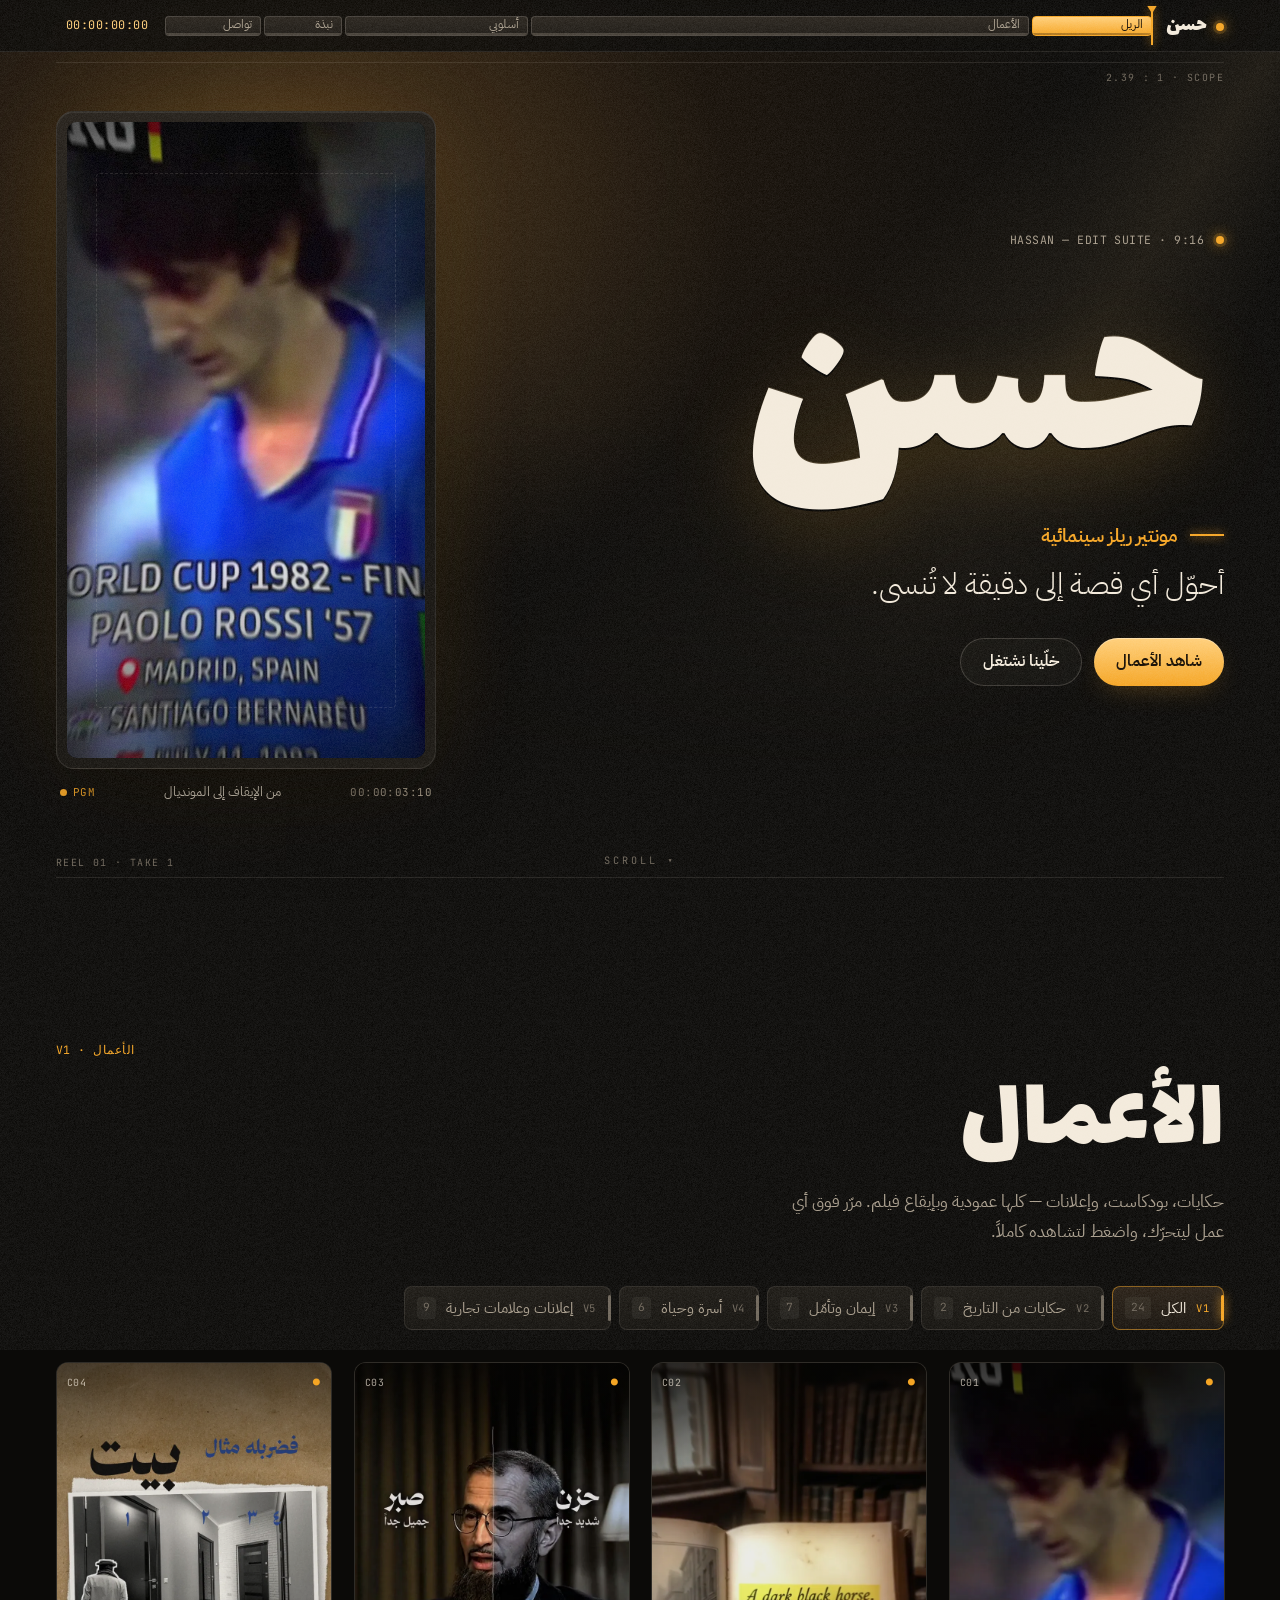
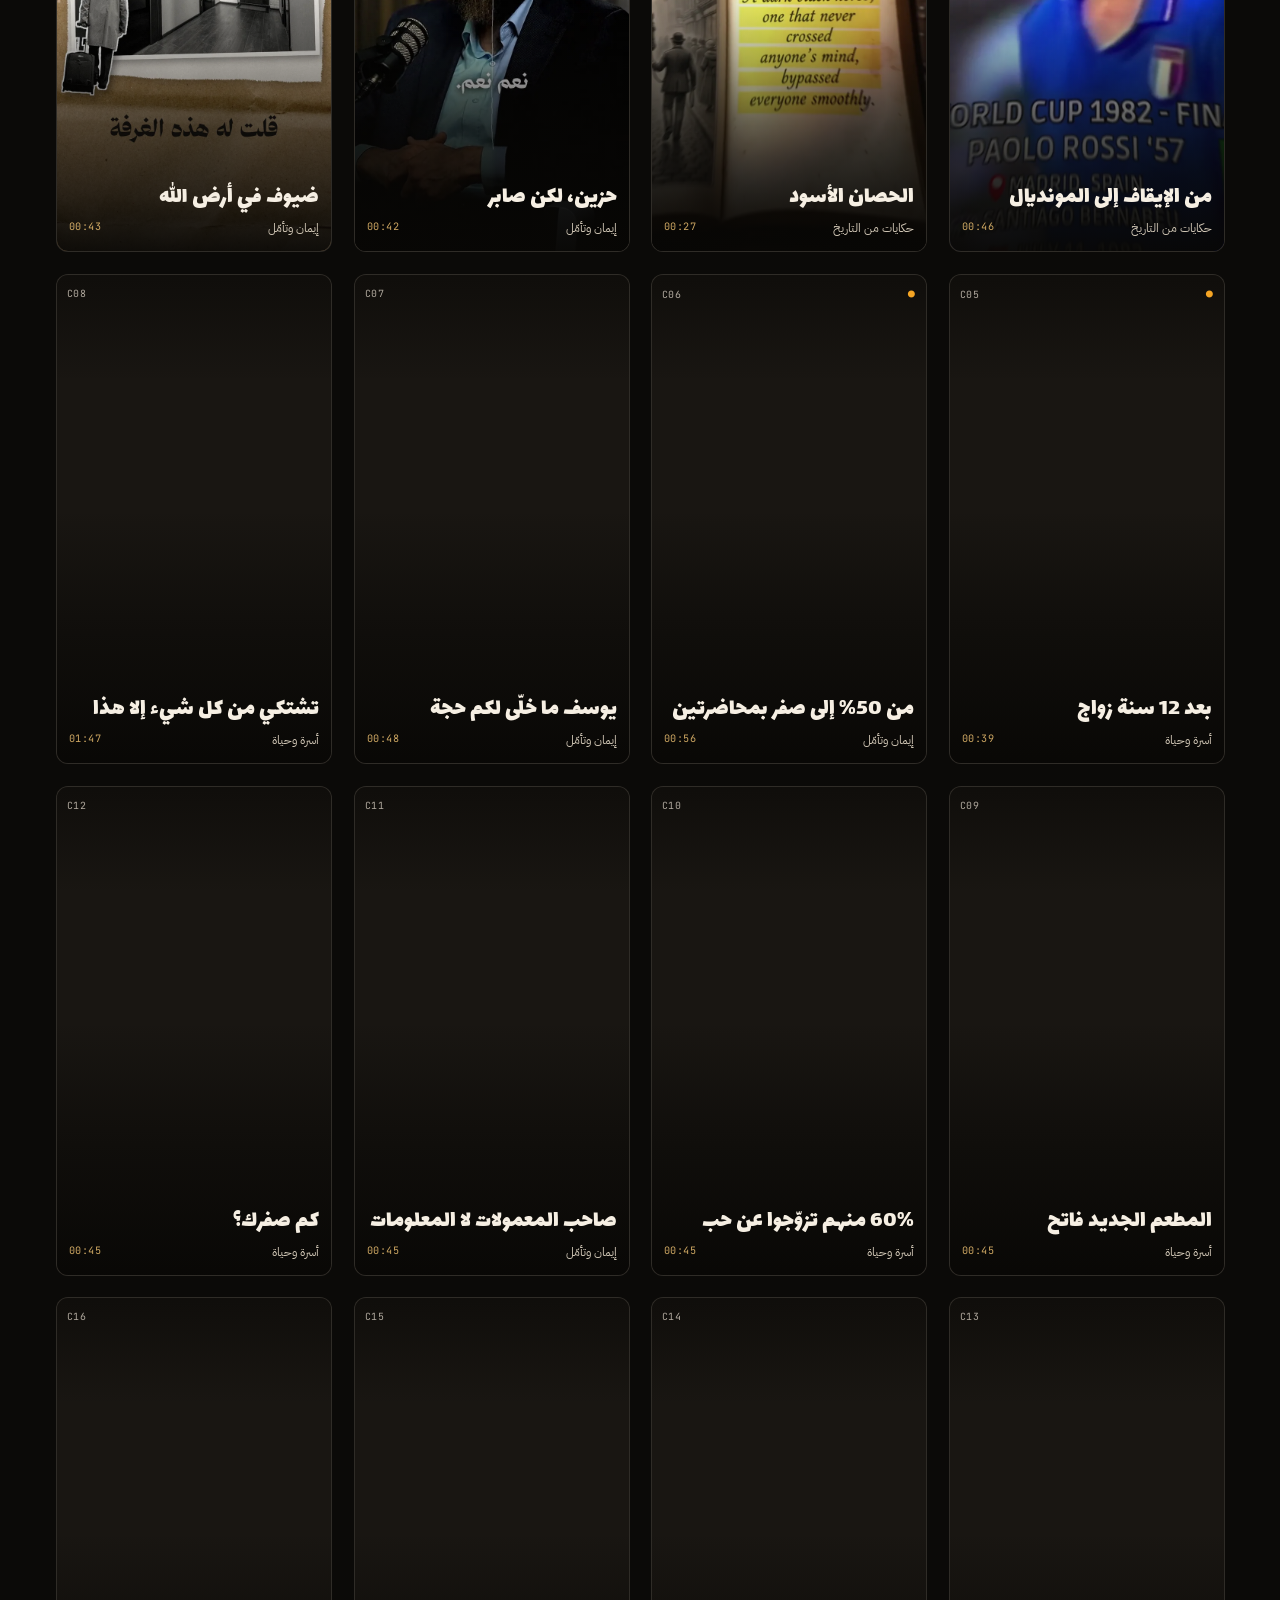
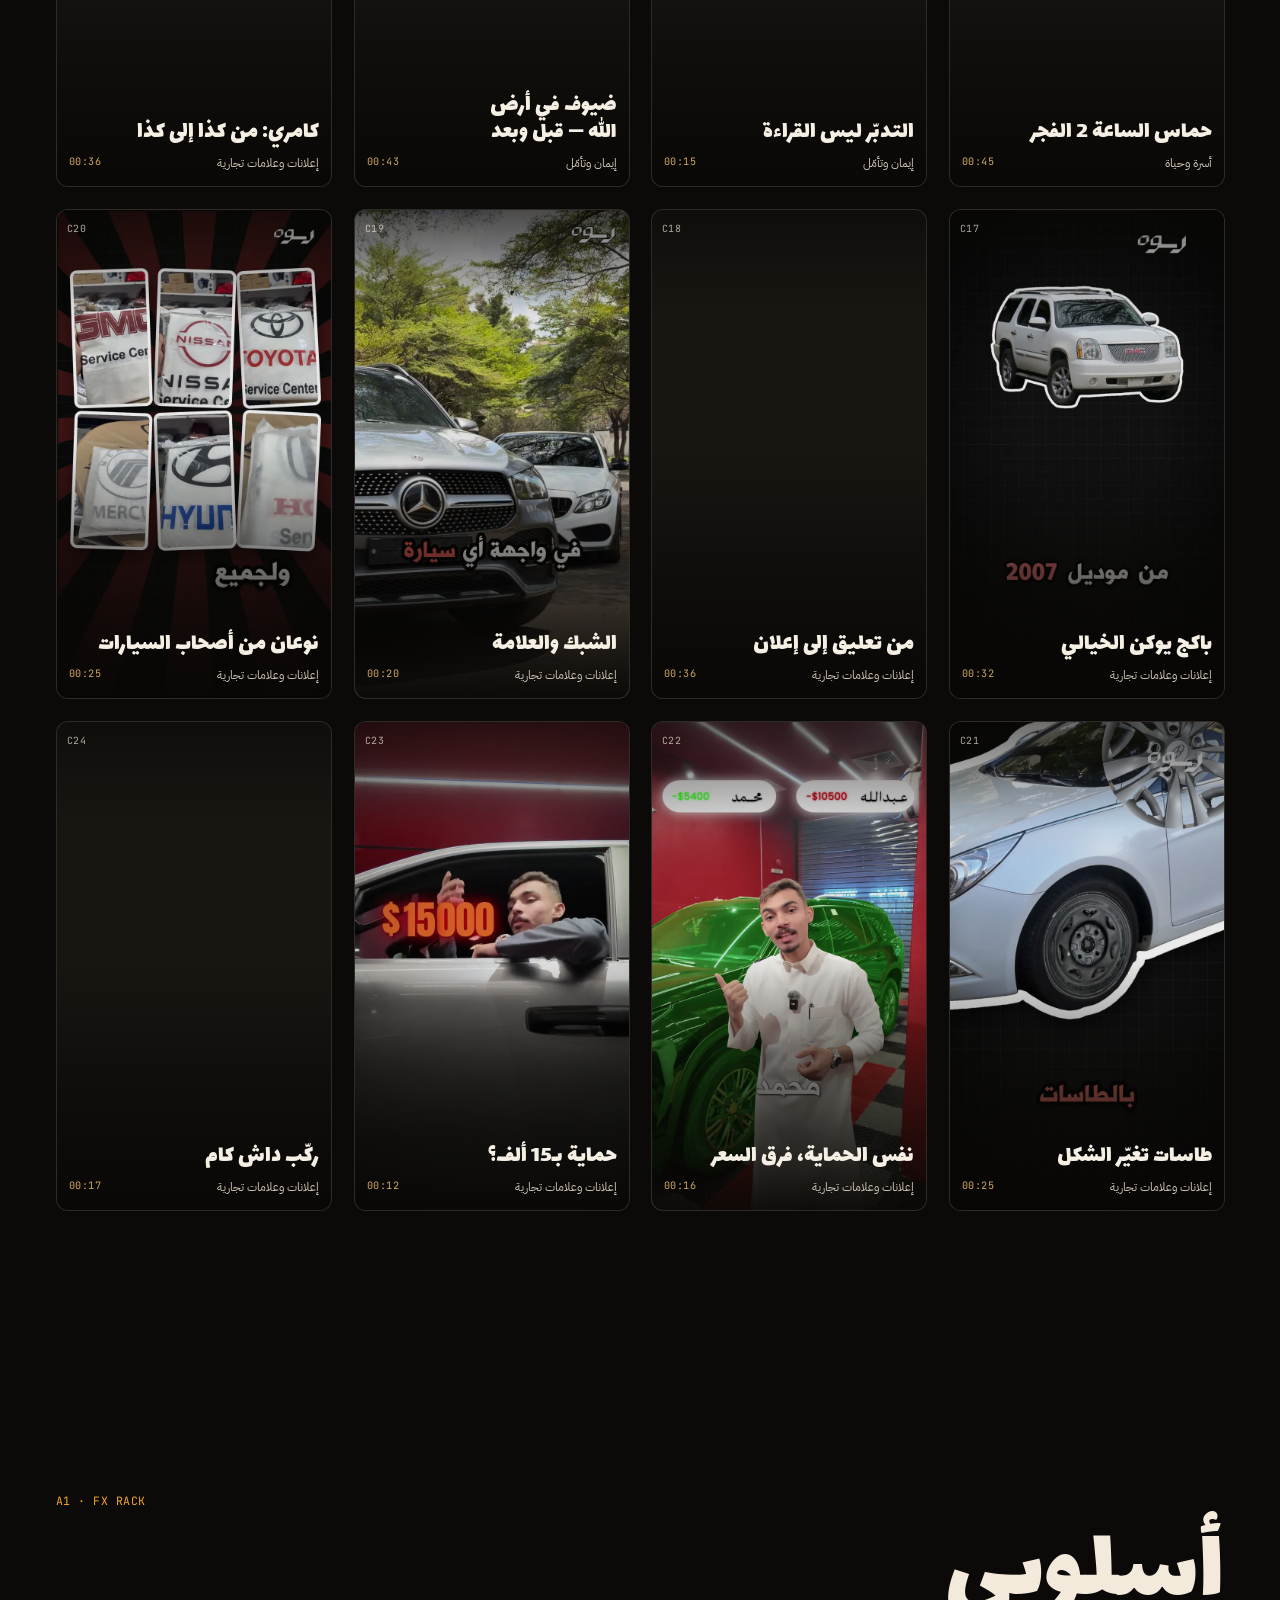
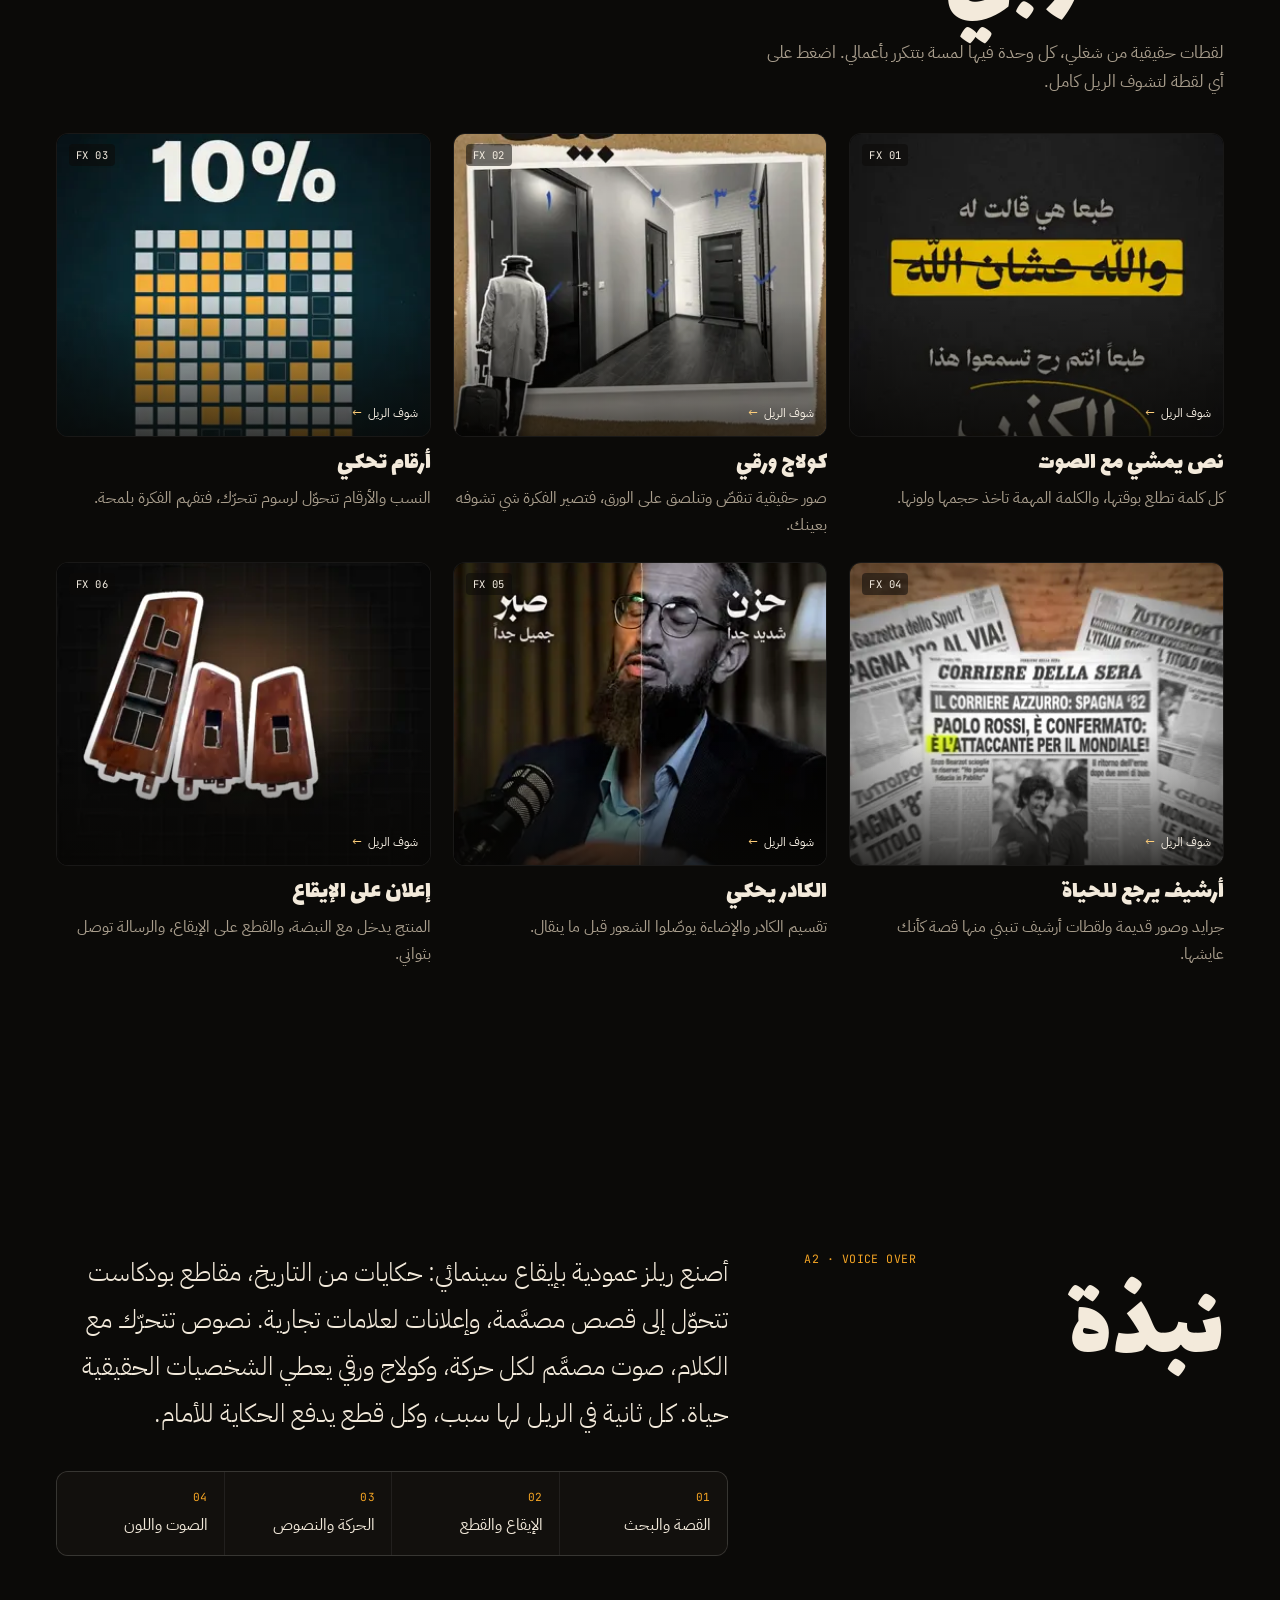
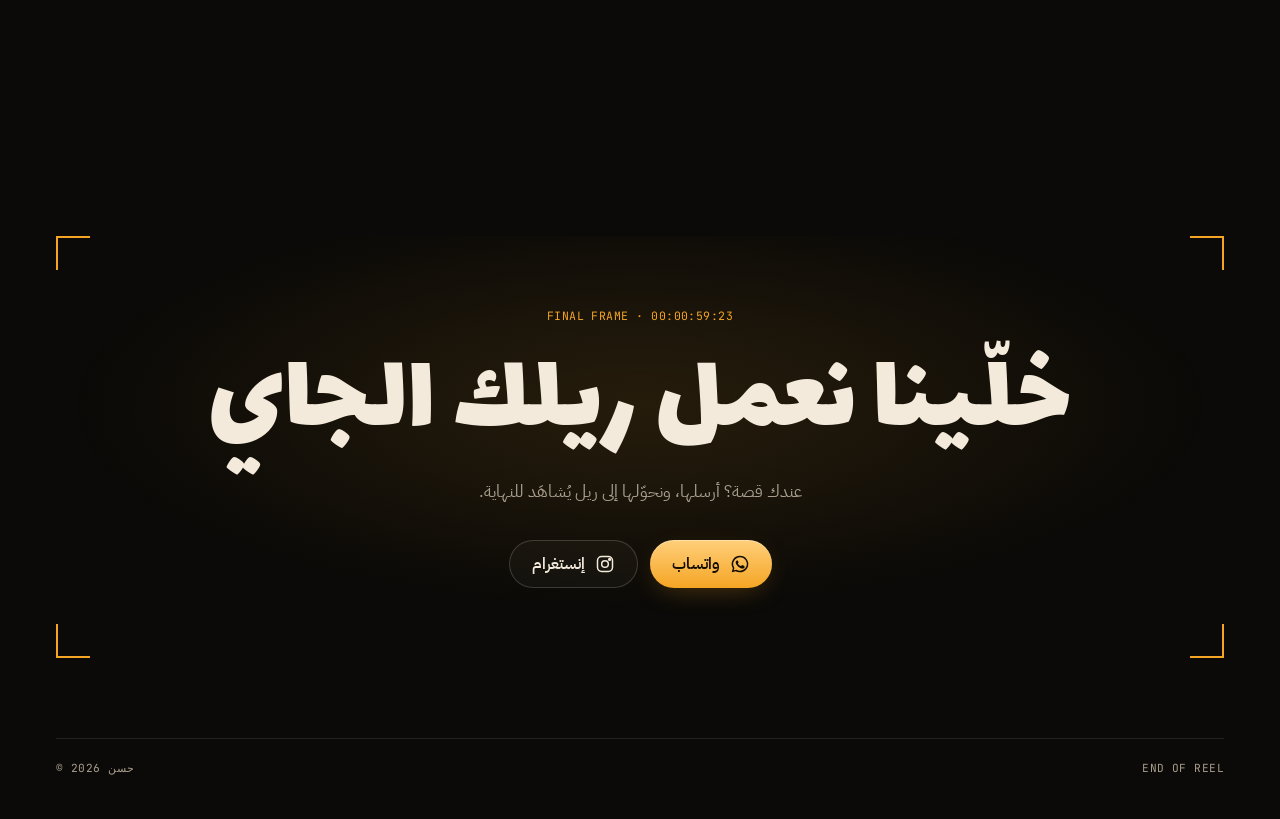
<file: index.html>
<!doctype html>
<html lang="ar" dir="rtl" data-theme="suite">
<head>
  <meta charset="utf-8">
  <meta name="viewport" content="width=device-width, initial-scale=1, viewport-fit=cover">
  <title>حسن — مونتير ريلز سينمائية</title>
  <meta name="description" content="ريلز عمودية بإيقاع سينمائي: حكايات من التاريخ، بودكاست يتحوّل إلى قصة، وإعلانات لعلامات تجارية — مونتاج حسن.">
  <meta name="theme-color" content="#0a0908">
  <link rel="canonical" href="https://h2ssanali.github.io/">

  <meta property="og:type" content="website">
  <meta property="og:locale" content="ar_AR">
  <meta property="og:site_name" content="حسن · مونتاج">
  <meta property="og:title" content="حسن — مونتير ريلز سينمائية">
  <meta property="og:description" content="أحوّل أي قصة إلى دقيقة لا تُنسى. شاهد الأعمال.">
  <meta property="og:url" content="https://h2ssanali.github.io/">
  <meta property="og:image" content="https://h2ssanali.github.io/assets/og.jpg">
  <meta property="og:image:width" content="1200">
  <meta property="og:image:height" content="630">
  <meta property="og:image:alt" content="حسن — مونتير ريلز سينمائية">
  <meta name="twitter:card" content="summary_large_image">
  <meta name="twitter:title" content="حسن — مونتير ريلز سينمائية">
  <meta name="twitter:description" content="أحوّل أي قصة إلى دقيقة لا تُنسى.">
  <meta name="twitter:image" content="https://h2ssanali.github.io/assets/og.jpg">

  <link rel="icon" href="assets/favicon.svg" type="image/svg+xml">
  <link rel="preconnect" href="https://fonts.googleapis.com">
  <link rel="preconnect" href="https://fonts.gstatic.com" crossorigin>
  <link rel="preload" href="content.json" as="fetch" crossorigin>
  <noscript><link rel="stylesheet" href="https://fonts.googleapis.com/css2?family=IBM+Plex+Sans+Arabic:wght@300;400;600&family=JetBrains+Mono:wght@400;600&family=Lalezar&display=swap"></noscript>
  <link rel="stylesheet" href="assets/css/site.css">
  <script>
    /* theme bootstrap: picks the look before first paint (?theme=archive|noir|teal|suite previews a look) */
    (function (d) {
      var r = d.documentElement; r.classList.add('js');
      var F = {
        suite: 'family=IBM+Plex+Sans+Arabic:wght@300;400;600&family=JetBrains+Mono:wght@400;600&family=Lalezar',
        archive: 'family=Aref+Ruqaa:wght@400;700&family=Noto+Naskh+Arabic:wght@400;600&family=Courier+Prime',
        noir: 'family=Reem+Kufi:wght@500;700&family=Tajawal:wght@300;400;700&family=JetBrains+Mono:wght@400;600',
        teal: 'family=Marhey:wght@500;700&family=IBM+Plex+Sans+Arabic:wght@300;400;600&family=JetBrains+Mono:wght@400;600'
      };
      window.__themeFonts = function (t) {
        if (!F[t] || d.getElementById('f-' + t)) return;
        var l = d.createElement('link'); l.id = 'f-' + t; l.rel = 'stylesheet';
        l.href = 'https://fonts.googleapis.com/css2?' + F[t] + '&display=swap'; d.head.appendChild(l);
      };
      window.__themes = Object.keys(F);
      var q = new URLSearchParams(location.search).get('theme');
      var t = q && F[q] ? q : r.getAttribute('data-theme');
      if (!F[t]) t = 'suite';
      if (q && F[q]) r.setAttribute('data-theme-locked', '');
      r.setAttribute('data-theme', t);
      window.__themeFonts(t);
    })(document);
  </script>
</head>
<body>
  <a class="skip" href="#works">تخطَّ إلى الأعمال</a>

  <!-- projector-on intro -->
  <div class="projector" aria-hidden="true"><div class="projector__beam"></div><div class="projector__tc">00:00:00:00</div></div>
  <div class="grain" aria-hidden="true"></div>

  <!-- timeline navigation -->
  <header class="tl" id="timeline">
    <a class="tl__brand" href="#top" aria-label="البداية"><span class="tally" aria-hidden="true"></span><span data-bind="name">حسن</span></a>
    <nav class="tl__track" aria-label="أقسام الصفحة">
      <div class="tl__clips" id="tlClips"></div>
      <div class="tl__playhead" id="playhead" aria-hidden="true"><span></span></div>
    </nav>
    <div class="tl__tc mono" id="tlTc" aria-hidden="true">00:00:00:00</div>
  </header>

  <main id="top">
    <!-- HERO / SHOWREEL -->
    <section class="hero" id="reel" data-clip="الريل">
      <div class="hero__light" aria-hidden="true"></div>
      <div class="hero__bars" aria-hidden="true"></div>
      <div class="hero__inner">
        <div class="hero__text">
          <p class="eyebrow"><span class="tally"></span><span class="mono"><span data-bind="name_latin">HASSAN</span> — EDIT SUITE · 9:16</span></p>
          <h1 class="hero__name"><span class="burn" data-bind="name">حسن</span></h1>
          <p class="hero__role" data-bind="role">مونتير ريلز سينمائية</p>
          <p class="hero__tagline" data-bind="tagline">أحوّل أي قصة إلى دقيقة لا تُنسى.</p>
          <div class="hero__cta">
            <a class="btn btn--amber" href="#works"><span>شاهد الأعمال</span></a>
            <a class="btn btn--ghost" href="#contact"><span>خلّينا نشتغل</span></a>
          </div>
        </div>
        <figure class="monitor" id="showreel">
          <div class="monitor__frame">
            <div class="monitor__screen" id="reelScreen">
              <div class="leader" id="leader" aria-hidden="true"><div class="leader__sweep"></div><span class="leader__num">3</span></div>
            </div>
            <div class="monitor__safe" aria-hidden="true"></div>
          </div>
          <figcaption class="monitor__bar mono">
            <span class="rec"><i></i>PGM</span>
            <span class="monitor__title" id="reelTitle">SHOWREEL</span>
            <span id="reelTc">00:00:00:00</span>
          </figcaption>
        </figure>
      </div>
      <div class="hero__scroll mono" aria-hidden="true">SCROLL ▾</div>
    </section>

    <!-- WORKS -->
    <section class="works" id="works" data-clip="الأعمال">
      <div class="section-head">
        <p class="mono label">V1 · الأعمال</p>
        <h2 class="display">الأعمال</h2>
        <p class="section-sub">حكايات، بودكاست، وإعلانات — كلها عمودية وبإيقاع فيلم. مرّر فوق أي عمل ليتحرّك، واضغط لتشاهده كاملاً.</p>
      </div>
      <div class="tracks" role="tablist" aria-label="تصنيف الأعمال" id="tracks"></div>
      <div class="grid" id="grid" aria-live="polite"></div>
    </section>

    <!-- BEFORE / AFTER -->
    <section class="ba" id="before-after" data-clip="قبل وبعد" hidden>
      <div class="section-head">
        <p class="mono label">V2 · RAW / GRADE</p>
        <h2 class="display">قبل وبعد</h2>
        <p class="section-sub">اسحب الفاصل لترى الفرق بين المادة الخام والريل بعد المونتاج.</p>
      </div>
      <div class="ba__picker" id="baPicker"></div>
      <div class="ba__stage" id="baStage">
        <div class="ba__layer ba__after" id="baAfter"></div>
        <div class="ba__layer ba__before" id="baBefore"></div>
        <div class="ba__handle" id="baHandle" aria-hidden="true"><span></span></div>
        <span class="ba__tag ba__tag--before mono">قبل</span>
        <span class="ba__tag ba__tag--after mono">بعد</span>
        <input class="ba__range" id="baRange" type="range" min="0" max="100" value="50" aria-label="موضع الفاصل بين قبل وبعد">
      </div>
    </section>

    <!-- STYLE -->
    <section class="style" id="style" data-clip="أسلوبي">
      <div class="section-head">
        <p class="mono label">A1 · FX RACK</p>
        <h2 class="display">أسلوبي</h2>
        <p class="section-sub">لقطات حقيقية من شغلي، كل وحدة فيها لمسة بتتكرر بأعمالي. اضغط على أي لقطة لتشوف الريل كامل.</p>
      </div>
      <div class="styles" id="styles"></div>
    </section>

    <!-- ABOUT -->
    <section class="about" id="about" data-clip="نبذة">
      <div class="about__grid">
        <div>
          <p class="mono label">A2 · VOICE OVER</p>
          <h2 class="display">نبذة</h2>
        </div>
        <div>
          <p class="about__text" data-bind="about"></p>
          <ol class="steps">
            <li><span class="mono">01</span> القصة والبحث</li>
            <li><span class="mono">02</span> الإيقاع والقطع</li>
            <li><span class="mono">03</span> الحركة والنصوص</li>
            <li><span class="mono">04</span> الصوت واللون</li>
          </ol>
        </div>
      </div>
    </section>

    <!-- CONTACT / FINAL FRAME -->
    <section class="final" id="contact" data-clip="تواصل">
      <div class="final__frame">
        <p class="mono label">FINAL FRAME · <span id="finalTc">00:00:59:23</span></p>
        <h2 class="final__title display">خلّينا نعمل ريلك الجاي</h2>
        <p class="final__sub">عندك قصة؟ أرسلها، ونحوّلها إلى ريل يُشاهَد للنهاية.</p>
        <div class="final__links" id="contactLinks"></div>
      </div>
      <footer class="credits mono">
        <span>© <span id="year"></span> <span data-bind="name">حسن</span></span>
        <span>END OF REEL</span>
      </footer>
    </section>
  </main>

  <!-- PLAYER -->
  <div class="player" id="player" role="dialog" aria-modal="true" aria-label="مشغّل الفيديو" hidden>
    <div class="player__bg" id="playerBg" aria-hidden="true"></div>
    <div class="player__stage" id="playerStage">
      <video class="player__video" id="pv" playsinline preload="metadata"></video>
      <button class="player__big" id="pBig" aria-label="تشغيل"><svg viewBox="0 0 24 24"><path d="M8 5v14l11-7z"/></svg></button>
    </div>
    <div class="player__info">
      <p class="player__meta"><span class="mono" id="pIndex">01/01</span><span id="pCat"></span></p>
      <h3 class="player__title" id="pTitle"></h3>
      <p class="player__blurb" id="pBlurb"></p>
    </div>
    <div class="player__controls">
      <button class="pc" id="pPlay" aria-label="تشغيل/إيقاف"><svg viewBox="0 0 24 24"><path class="i-play" d="M8 5v14l11-7z"/><path class="i-pause" d="M7 5h4v14H7zM13 5h4v14h-4z"/></svg></button>
      <div class="scrub" id="pScrub" role="slider" tabindex="0" aria-label="التقدّم" aria-valuemin="0" aria-valuemax="100" aria-valuenow="0"><div class="scrub__buf" id="pBuf"></div><div class="scrub__fill" id="pFill"></div><div class="scrub__head" id="pHead"></div></div>
      <span class="mono pc__tc" id="pTc">00:00:00</span>
      <button class="pc" id="pMute" aria-label="كتم/تشغيل الصوت"><svg viewBox="0 0 24 24"><path d="M4 9v6h4l5 4V5L8 9z"/><path class="i-on" d="M16 8.5a5 5 0 0 1 0 7M18.5 6a8.5 8.5 0 0 1 0 12" fill="none" stroke="currentColor" stroke-width="1.8" stroke-linecap="round"/><path class="i-off" d="M16 9l5 6M21 9l-5 6" fill="none" stroke="currentColor" stroke-width="1.8" stroke-linecap="round"/></svg></button>
    </div>
    <button class="player__nav player__nav--prev" id="pPrev" aria-label="العمل السابق"><svg viewBox="0 0 24 24"><path d="M9 6l6 6-6 6" fill="none" stroke="currentColor" stroke-width="2"/></svg></button>
    <button class="player__nav player__nav--next" id="pNext" aria-label="العمل التالي"><svg viewBox="0 0 24 24"><path d="M15 6l-6 6 6 6" fill="none" stroke="currentColor" stroke-width="2"/></svg></button>
    <button class="player__close" id="pClose" aria-label="إغلاق"><svg viewBox="0 0 24 24"><path d="M6 6l12 12M18 6L6 18" stroke="currentColor" stroke-width="2"/></svg></button>
    <p class="player__hint mono" aria-hidden="true">← → · SPACE · M · ESC</p>
  </div>

  <noscript><p class="noscript">هذا الموقع يحتاج JavaScript لتشغيل الفيديوهات.</p></noscript>
  <script src="assets/js/site.js" defer></script>
</body>
</html>
</file>
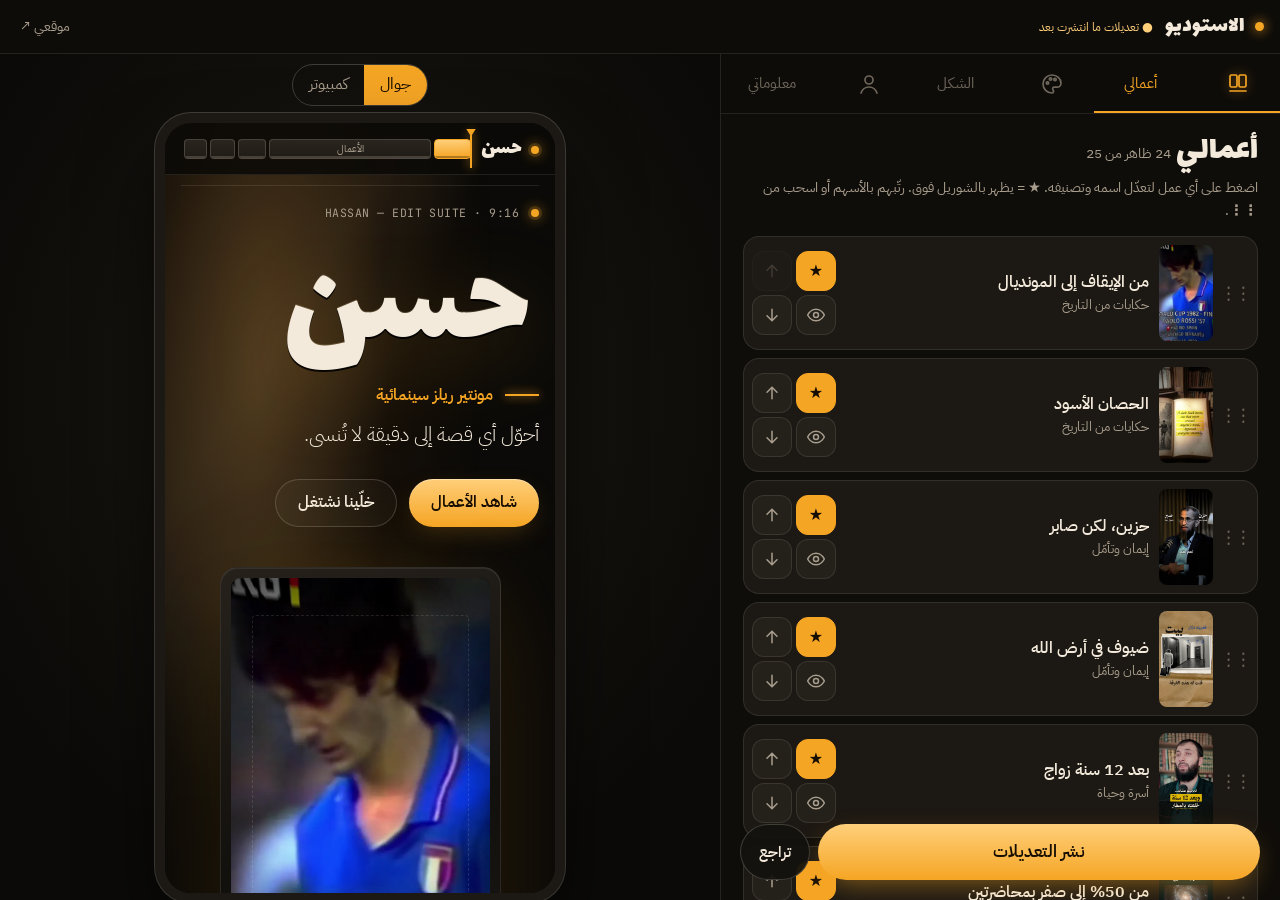
<file: studio/index.html>
<!doctype html>
<html lang="ar" dir="rtl">
<head>
  <meta charset="utf-8">
  <meta name="viewport" content="width=device-width, initial-scale=1, viewport-fit=cover">
  <meta name="robots" content="noindex, nofollow">
  <meta name="theme-color" content="#0f0d0a">
  <title>الاستوديو — تعديل موقعي</title>
  <link rel="icon" href="../assets/favicon.svg" type="image/svg+xml">
  <link rel="preconnect" href="https://fonts.googleapis.com">
  <link rel="preconnect" href="https://fonts.gstatic.com" crossorigin>
  <link rel="stylesheet" href="https://fonts.googleapis.com/css2?family=IBM+Plex+Sans+Arabic:wght@400;600&family=Lalezar&display=swap">
  <link rel="stylesheet" href="https://fonts.googleapis.com/css2?family=Aref+Ruqaa:wght@700&family=Reem+Kufi:wght@700&family=Marhey:wght@700&display=swap&text=%D8%AD%D8%B3%D9%86">
  <link rel="stylesheet" href="studio.css">
</head>
<body>
  <header class="top">
    <div class="top__brand"><span class="tally"></span><b>الاستوديو</b></div>
    <span class="top__status" id="status" role="status"></span>
    <a class="top__site" href="../" target="_blank" rel="noopener">موقعي ↗</a>
  </header>

  <div class="app" id="app" data-tab="works">
    <main class="editor">
      <nav class="tabs" role="tablist" aria-label="أقسام الاستوديو">
        <button role="tab" data-tab="works"><svg viewBox="0 0 24 24"><rect x="4" y="3" width="7" height="12" rx="1.5"/><rect x="13" y="3" width="7" height="12" rx="1.5"/><path d="M4 19h16"/></svg><span>أعمالي</span></button>
        <button role="tab" data-tab="look"><svg viewBox="0 0 24 24"><path d="M12 3a9 9 0 1 0 0 18c1.1 0 1.6-.8 1.6-1.6 0-1.2-1-1.5-1-2.6 0-.9.7-1.6 1.6-1.6H17a4 4 0 0 0 4-4C21 6.6 17 3 12 3z"/><circle cx="7.5" cy="11" r="1.2"/><circle cx="10.5" cy="7" r="1.2"/><circle cx="15" cy="7.5" r="1.2"/></svg><span>الشكل</span></button>
        <button role="tab" data-tab="info"><svg viewBox="0 0 24 24"><circle cx="12" cy="8" r="4"/><path d="M4 21c1.5-4 4.5-6 8-6s6.5 2 8 6"/></svg><span>معلوماتي</span></button>
        <button role="tab" data-tab="preview" class="tabs__preview"><svg viewBox="0 0 24 24"><path d="M2 12s3.5-7 10-7 10 7 10 7-3.5 7-10 7S2 12 2 12z"/><circle cx="12" cy="12" r="3"/></svg><span>معاينة</span></button>
      </nav>

      <!-- WORKS -->
      <section class="pane" data-pane="works">
        <div class="pane__head">
          <h1>أعمالي <small id="worksCount"></small></h1>
          <p class="hint">اضغط على أي عمل لتعدّل اسمه وتصنيفه. <b>★</b> = يظهر بالشوريل فوق. رتّبهم بالأسهم أو اسحب من <b>⋮⋮</b>.</p>
        </div>
        <ol class="works" id="works"></ol>
        <details class="box" id="catsBox">
          <summary>التصنيفات</summary>
          <p class="hint">تغيير اسم التصنيف بيغيّره بكل الأعمال. التصنيف الفاضي ما بيظهر بالموقع.</p>
          <ul class="cats" id="cats"></ul>
          <form class="row" id="addCat"><input id="newCat" placeholder="اسم تصنيف جديد" aria-label="اسم تصنيف جديد"><button class="btn btn--ghost" type="submit">إضافة</button></form>
        </details>
        <div class="box tip">
          <b>بدك تضيف فيديو جديد؟</b>
          <p>ارفعه على GitHub بمجلد <code>incoming</code> (Add file ← Upload files)، وخلال دقائق بيطلع هون لحاله.</p>
          <a class="btn btn--ghost" href="https://github.com/h2ssanali/h2ssanali.github.io/upload/main/incoming" target="_blank" rel="noopener">رفع فيديو ↗</a>
        </div>
      </section>

      <!-- LOOK -->
      <section class="pane" data-pane="look">
        <div class="pane__head">
          <h1>شكل الموقع</h1>
          <p class="hint">اختار ستايل، وشوفه مباشرة بالمعاينة.</p>
        </div>
        <div class="themes" id="themes" role="radiogroup" aria-label="ستايل الموقع"></div>

        <h2 class="sub">الأقسام</h2>
        <div class="switches">
          <label class="switch"><span>قسم «أسلوبي»</span><input type="checkbox" id="showStyle"><i></i></label>
          <label class="switch"><span>قسم «نبذة»</span><input type="checkbox" id="showAbout"><i></i></label>
        </div>

        <h2 class="sub">لقطات «أسلوبي»</h2>
        <p class="hint">كل لقطة مقصوصة من ريل حقيقي. غيّر العنوان والوصف، أو احذف اللي ما بدك ياه.</p>
        <ol class="styles" id="styles"></ol>
      </section>

      <!-- INFO -->
      <section class="pane" data-pane="info">
        <div class="pane__head">
          <h1>معلوماتي</h1>
          <p class="hint">أي خانة بتتركها فاضية ما بتظهر بالموقع.</p>
        </div>
        <h2 class="sub">رقمي وحساباتي</h2>
        <div class="fields" id="contactFields"></div>
        <h2 class="sub">النصوص</h2>
        <div class="fields" id="textFields"></div>
      </section>

      <!-- PREVIEW (phone tab) -->
      <section class="pane pane--preview-tab" data-pane="preview"></section>
    </main>

    <aside class="preview" id="preview">
      <div class="preview__bar">
        <div class="seg" role="group" aria-label="حجم المعاينة">
          <button type="button" data-size="phone" aria-pressed="true">جوال</button>
          <button type="button" data-size="desktop" aria-pressed="false">كمبيوتر</button>
        </div>
      </div>
      <div class="preview__stage" id="stage"><iframe id="frame" title="معاينة الموقع" src="../?embed=1"></iframe></div>
    </aside>
  </div>

  <div class="publish" id="publishBar" hidden>
    <button class="btn btn--amber btn--big" id="btnPublish" type="button">نشر التعديلات</button>
    <button class="btn btn--ghost" id="btnUndo" type="button" title="رجّع كل شي متل الموقع">تراجع</button>
  </div>

  <!-- edit one work (bottom sheet on phone) -->
  <dialog class="sheet" id="workSheet">
    <form method="dialog" class="sheet__body" id="workForm"></form>
  </dialog>

  <!-- publish -->
  <dialog class="sheet" id="pubSheet">
    <form method="dialog" class="sheet__body">
      <h2>نشر التعديلات</h2>
      <ol class="steps">
        <li>اضغط <b>افتح GitHub</b> تحت. بتنفتح صفحة وفيها تعديلاتك جاهزة.</li>
        <li>اضغط الزر الأخضر <b>Commit changes…</b></li>
        <li>وبعدين <b>Commit changes</b> مرة ثانية. وخلص!</li>
      </ol>
      <p class="hint">خلال دقيقة أو دقيقتين بيتحدّث موقعك. لازم تكون داخل على GitHub بحسابك.</p>
      <a class="btn btn--amber btn--big" id="pubGo" target="_blank" rel="noopener">افتح GitHub ↗</a>
      <details class="manual">
        <summary>ما زبط؟ جرّب طريقة النسخ واللصق</summary>
        <ol class="steps">
          <li>اضغط <b>نسخ المحتوى</b>.</li>
          <li>افتح صفحة تعديل الملف، حدّد كل النص واحذفه، والصق مكانه.</li>
          <li>اضغط <b>Commit changes</b> مرتين.</li>
        </ol>
        <div class="row">
          <button class="btn btn--ghost" type="button" id="btnCopy">نسخ المحتوى</button>
          <a class="btn btn--ghost" href="https://github.com/h2ssanali/h2ssanali.github.io/edit/main/content.json" target="_blank" rel="noopener">صفحة التعديل ↗</a>
        </div>
        <textarea id="manual" readonly rows="5" aria-label="المحتوى للنسخ اليدوي"></textarea>
      </details>
      <button class="btn btn--ghost" value="close">إغلاق</button>
    </form>
  </dialog>

  <div class="toast" id="toast" role="status" aria-live="polite"></div>
  <script src="studio.js" defer></script>
</body>
</html>
</file>
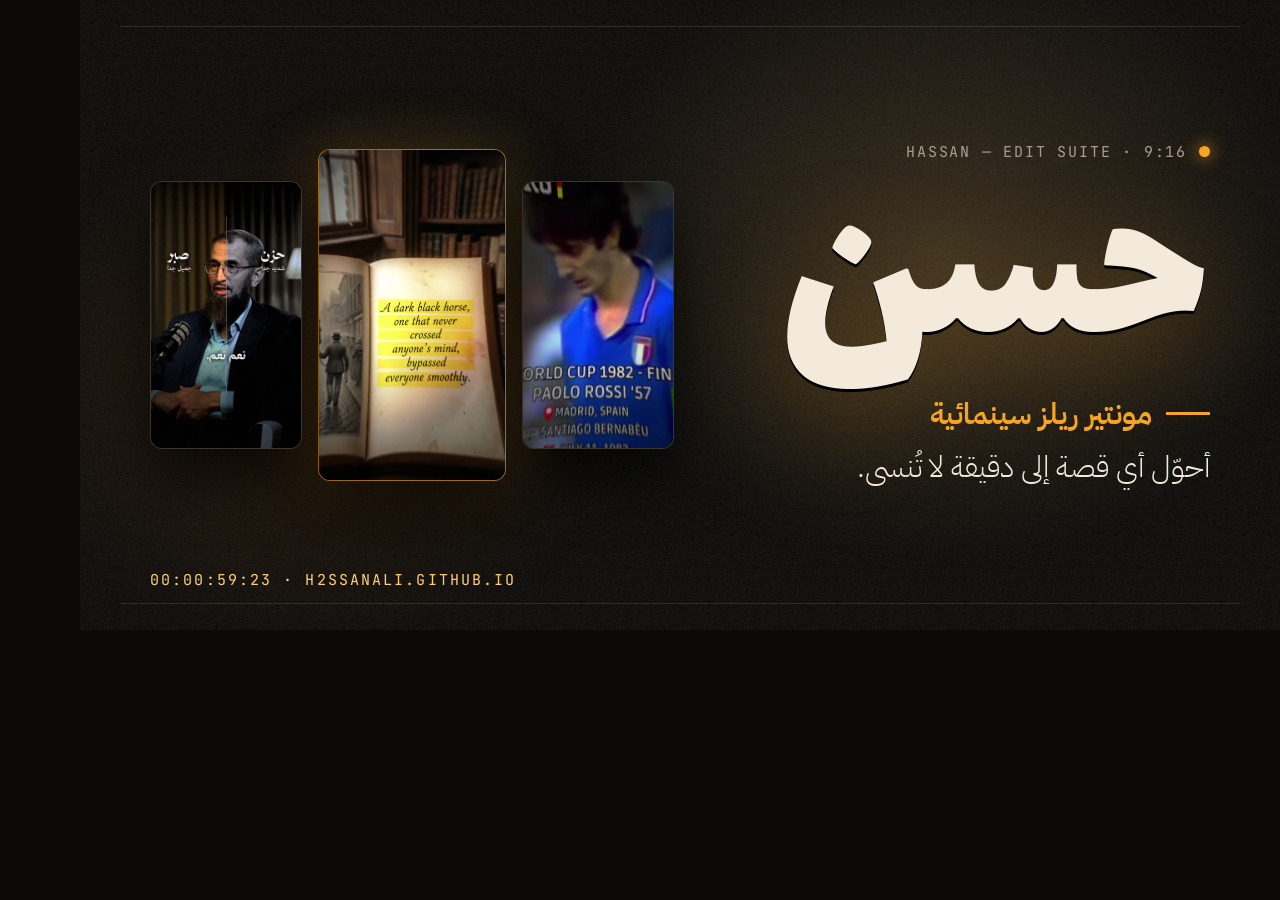
<file: scripts/og.html>
<!doctype html>
<!-- Open Graph card template. Rendered at 1200x630 by scripts/make_og.js -> assets/og.jpg -->
<html lang="ar" dir="rtl">
<head>
<meta charset="utf-8">
<link rel="stylesheet" href="https://fonts.googleapis.com/css2?family=IBM+Plex+Sans+Arabic:wght@300;600&family=JetBrains+Mono:wght@400&family=Lalezar&display=block">
<style>
  html, body { margin: 0; width: 1200px; height: 630px; overflow: hidden; background: #0b0a08; color: #f3eadb; font-family: "IBM Plex Sans Arabic", sans-serif; }
  .wrap { position: relative; width: 100%; height: 100%; display: flex; align-items: center; justify-content: space-between; padding: 0 70px; box-sizing: border-box; }
  .light { position: absolute; inset: 0; background: radial-gradient(45% 70% at 72% 40%, rgba(255,196,110,.18), transparent 70%), radial-gradient(40% 60% at 20% 60%, rgba(184,98,14,.18), transparent 70%); }
  .grain { position: absolute; inset: 0; background: url(../assets/img/grain.png); opacity: .06; mix-blend-mode: screen; }
  .bars { position: absolute; inset: 26px 40px; border-block: 1px solid rgba(243,234,219,.12); }
  .txt { position: relative; }
  .eyebrow { font: 15px "JetBrains Mono", monospace; color: #a99e8d; letter-spacing: .12em; direction: ltr; display: flex; gap: 12px; align-items: center; justify-content: flex-end; }
  .tally { width: 11px; height: 11px; border-radius: 50%; background: #f5a524; box-shadow: 0 0 16px #f5a524; }
  h1 { font-family: Lalezar, sans-serif; font-weight: 400; font-size: 230px; line-height: .9; margin: 22px 0 0; filter: drop-shadow(0 3px 0 #000) drop-shadow(0 20px 50px rgba(245,165,36,.25)); }
  .role { color: #f5a524; font-weight: 600; font-size: 30px; display: flex; gap: 14px; align-items: center; }
  .role::before { content: ""; width: 44px; height: 3px; background: #f5a524; }
  .tag { font-weight: 300; font-size: 30px; margin-top: 8px; }
  .reel { position: relative; display: flex; gap: 16px; align-items: center; }
  .reel img, .reel .ph { width: 150px; height: 266px; object-fit: cover; border-radius: 12px; border: 1px solid rgba(243,234,219,.15); box-shadow: 0 30px 60px rgba(0,0,0,.7); background: #191612; }
  .reel > :nth-child(2) { width: 186px; height: 330px; border-color: rgba(245,165,36,.6); box-shadow: 0 30px 70px rgba(0,0,0,.8), 0 0 60px rgba(245,165,36,.25); }
  .tc { position: absolute; bottom: 40px; left: 70px; font: 15px "JetBrains Mono", monospace; color: #ffcf7a; letter-spacing: .14em; direction: ltr; }
</style>
</head>
<body>
<div class="wrap">
  <div class="light"></div><div class="bars"></div><div class="grain"></div>
  <div class="txt">
    <div class="eyebrow"><span>HASSAN — EDIT SUITE · 9:16</span><span class="tally"></span></div>
    <h1 id="name">حسن</h1>
    <div class="role" id="role">مونتير ريلز سينمائية</div>
    <div class="tag" id="tag">أحوّل أي قصة إلى دقيقة لا تُنسى.</div>
  </div>
  <div class="reel" id="reel"><div class="ph"></div><div class="ph"></div><div class="ph"></div></div>
  <div class="tc">00:00:59:23 · H2SSANALI.GITHUB.IO</div>
</div>
<script>
  window.ogReady = fetch('../content.json').then(r => r.json()).then(c => {
    const s = c.site || {};
    if (s.name) document.getElementById('name').textContent = s.name;
    if (s.role) document.getElementById('role').textContent = s.role;
    if (s.tagline) document.getElementById('tag').textContent = s.tagline;
    const ws = (c.works || []).filter(w => !w.hidden && w.poster);
    const pick = (ws.filter(w => w.featured).length >= 3 ? ws.filter(w => w.featured) : ws).slice(0, 3);
    if (pick.length) {
      const reel = document.getElementById('reel');
      reel.innerHTML = '';
      pick.forEach(w => { const i = new Image(); i.src = '../' + w.poster; reel.appendChild(i); });
      return Promise.all([...reel.querySelectorAll('img')].map(i => i.decode().catch(() => {})));
    }
  }).then(() => document.fonts.ready);
</script>
</body>
</html>
</file>
<file: assets/css/site.css>
/* ==========================================================================
   Hassan — portfolio. Four looks share one layout; each theme only swaps
   the tokens below (colors, fonts, radii, texture). Default: "suite".
   ========================================================================== */
:root {
  /* palette */
  --bg: #0b0a08;
  --bg-2: #12100d;
  --panel: #191612;
  --panel-2: #221e18;
  --ink: #f3eadb;
  --dim: #a99e8d;
  --faint: #6f675b;
  --amber: #f5a524;          /* the accent (name kept for history) */
  --amber-hi: #ffcf7a;
  --amber-lo: #b8620e;
  --on-accent: #160d02;
  --line: color-mix(in srgb, var(--ink) 10%, transparent);
  --line-2: color-mix(in srgb, var(--ink) 18%, transparent);
  --amber-glow: color-mix(in srgb, var(--amber) 35%, transparent);
  --raise-1: #241f19;
  --raise-2: #17140f;
  --tl-bg: rgba(11, 10, 8, .86);
  --glass: rgba(11, 10, 8, .5);
  --projector: #050403;
  --light-1: rgba(255, 196, 110, .16);
  --light-2: rgba(184, 98, 14, .14);
  --light-3: rgba(255, 210, 140, .07);
  --grain-op: .07;
  --grain-blend: screen;
  --name-shadow: drop-shadow(0 2px 0 rgba(0,0,0,.9)) drop-shadow(0 -1px 0 rgba(255,228,180,.18)) drop-shadow(0 18px 40px rgba(245,165,36,.18));
  --burn-edge-1: #fff1c9;
  --burn-edge-2: #ffb347;
  --burn-edge-3: #d4520f;
  --burn-edge-4: #2a0b02;
  --poster-filter: saturate(.9) brightness(.92);
  --poster-filter-hover: none;
  --card-radius: 12px;
  --btn-radius: 999px;
  --frame-bg: linear-gradient(160deg, #26211b, #12100d 55%, #1b1813);
  --frame-pad: 10px;
  /* type */
  --display: "Lalezar", "IBM Plex Sans Arabic", system-ui, sans-serif;
  --display-weight: 400;
  --display-scale: 1;
  --body: "IBM Plex Sans Arabic", "Tajawal", system-ui, -apple-system, "Segoe UI", sans-serif;
  --mono: "JetBrains Mono", ui-monospace, "SFMono-Regular", Menlo, monospace;
  /* layout */
  --tl-h: 52px;
  --gutter: 16px;
  --max: 1320px;
  --ease: cubic-bezier(.2, .7, .1, 1);
  --ease-io: cubic-bezier(.7, 0, .2, 1);
  color-scheme: dark;
}
@media (min-width: 700px) { :root { --gutter: 32px; } }
@media (min-width: 1100px) { :root { --gutter: 56px; } }

*, *::before, *::after { box-sizing: border-box; }
html { -webkit-text-size-adjust: 100%; scroll-behavior: smooth; scroll-padding-top: calc(var(--tl-h) + 8px); background: var(--bg); }
body {
  margin: 0; background: var(--bg); color: var(--ink);
  font: 400 1rem/1.75 var(--body);
  overflow-x: hidden; -webkit-font-smoothing: antialiased;
  transition: background-color .5s, color .5s;
}
img, video { display: block; max-width: 100%; }
button { font: inherit; color: inherit; background: none; border: 0; padding: 0; cursor: pointer; }
a { color: inherit; }
h1, h2, h3 { margin: 0; font-weight: 400; }
p { margin: 0; }
[hidden] { display: none !important; }
.mono { font-family: var(--mono); letter-spacing: .04em; direction: ltr; unicode-bidi: isolate; }
.label { font-size: .72rem; color: var(--amber); text-transform: uppercase; }
.display { font-family: var(--display); font-weight: var(--display-weight); line-height: 1.05; letter-spacing: 0; }
:focus-visible { outline: 2px solid var(--amber); outline-offset: 3px; border-radius: 4px; }
::selection { background: var(--amber); color: var(--on-accent); }

.skip { position: fixed; top: -100px; inset-inline-start: 12px; z-index: 300; background: var(--amber); color: var(--on-accent); padding: 8px 14px; border-radius: 6px; text-decoration: none; }
.skip:focus { top: 12px; }

.tally { display: inline-block; width: 8px; height: 8px; border-radius: 50%; background: var(--amber); box-shadow: 0 0 0 3px color-mix(in srgb, var(--amber) 18%, transparent), 0 0 14px var(--amber); vertical-align: middle; }

/* ------------------------------------------------------------- grain --- */
.grain {
  position: fixed; inset: -50%; z-index: 90; pointer-events: none;
  background: url("../img/grain.png") repeat; opacity: var(--grain-op); mix-blend-mode: var(--grain-blend);
  animation: grain .9s steps(6) infinite;
}
@keyframes grain {
  0% { transform: translate(0, 0); } 20% { transform: translate(-3%, 2%); } 40% { transform: translate(2%, -4%); }
  60% { transform: translate(-4%, -1%); } 80% { transform: translate(3%, 3%); } 100% { transform: translate(0, 0); }
}

/* ---------------------------------------------------- projector intro --- */
.projector { display: none; }
.js .projector {
  display: grid; place-items: center; position: fixed; inset: 0; z-index: 200; background: var(--projector); pointer-events: none;
  animation: proj-out .45s var(--ease) 1s forwards;
}
.projector__beam {
  position: absolute; inset: 0;
  background: radial-gradient(60% 50% at 50% 46%, rgba(255, 214, 150, .55), rgba(245, 165, 36, .12) 45%, transparent 70%);
  opacity: 0; animation: flicker 1s linear forwards;
}
.projector__tc { position: relative; font-family: var(--mono); font-size: .8rem; color: #ffcf7a; letter-spacing: .18em; opacity: 0; animation: flicker 1s linear forwards; direction: ltr; }
@keyframes flicker {
  0% { opacity: 0; } 12% { opacity: .9; } 18% { opacity: .15; } 26% { opacity: .75; } 31% { opacity: .3; }
  45% { opacity: 1; } 80% { opacity: .95; } 100% { opacity: 1; }
}
@keyframes proj-out { to { opacity: 0; visibility: hidden; } }
.intro-done .projector { display: none; }

/* ------------------------------------------------------ timeline nav --- */
.tl {
  position: fixed; inset: 0 0 auto 0; z-index: 80; height: var(--tl-h);
  display: flex; align-items: center; gap: 14px; padding: 0 var(--gutter);
  background: var(--tl-bg);
  backdrop-filter: blur(10px) saturate(1.2); -webkit-backdrop-filter: blur(10px) saturate(1.2);
  border-bottom: 1px solid var(--line);
}
.tl__brand { display: flex; align-items: center; gap: 9px; text-decoration: none; font-family: var(--display); font-weight: var(--display-weight); font-size: 1.35rem; line-height: 1; padding-top: 3px; flex: none; }
.tl__track { position: relative; flex: 1; height: 26px; min-width: 0; }
.tl__clips { position: absolute; inset: 0; }
.tl__clip {
  position: absolute; top: 3px; bottom: 3px; border-radius: min(4px, var(--card-radius)); overflow: hidden;
  background: linear-gradient(to bottom, var(--raise-1), var(--raise-2)); border: 1px solid var(--line-2);
  display: flex; align-items: center; padding-inline: 8px; text-decoration: none;
  font-size: .72rem; color: var(--dim); white-space: nowrap; transition: background .3s, color .3s, border-color .3s;
}
.tl__clip::before { content: ""; position: absolute; inset: auto 0 0 0; height: 2px; background: var(--faint); opacity: .5; }
.tl__clip:hover { color: var(--ink); }
.tl__clip.is-active { color: var(--on-accent); background: linear-gradient(to bottom, var(--amber-hi), var(--amber)); border-color: var(--amber); }
.tl__clip.is-active::before { background: var(--on-accent); opacity: .3; }
.tl__clip span { overflow: hidden; text-overflow: ellipsis; position: relative; }
.tl__clip.is-narrow span { display: none; }
.tl__playhead { position: absolute; top: -6px; bottom: -6px; inset-inline-start: 0; width: 2px; margin-inline-start: -1px; background: var(--amber); box-shadow: 0 0 10px var(--amber); pointer-events: none; will-change: inset-inline-start; }
.tl__playhead span { position: absolute; top: -1px; left: 50%; width: 10px; height: 8px; transform: translateX(-50%); background: var(--amber); clip-path: polygon(0 0, 100% 0, 50% 100%); }
.tl__tc { flex: none; font-size: .74rem; color: var(--amber); min-width: 92px; text-align: end; }
@media (max-width: 560px) {
  .tl { gap: 10px; }
  .tl__tc { display: none; }
  .tl__clip { padding-inline: 4px; font-size: .62rem; justify-content: center; }
}

/* -------------------------------------------------------------- hero --- */
.hero { position: relative; min-height: 100svh; padding: calc(var(--tl-h) + 28px) var(--gutter) 64px; display: flex; flex-direction: column; justify-content: center; overflow: hidden; isolation: isolate; }
.hero__light {
  position: absolute; inset: -20% -10% auto; height: 120%; z-index: -1; pointer-events: none;
  background:
    radial-gradient(40% 55% at 28% 38%, var(--light-1), transparent 70%),
    radial-gradient(70% 60% at 30% 30%, var(--light-2), transparent 70%),
    conic-gradient(from 200deg at 105% -10%, transparent 0deg, var(--light-3) 12deg, transparent 28deg);
  animation: lamp 7s ease-in-out infinite alternate;
  -webkit-mask-image: linear-gradient(to bottom, #000 55%, transparent 88%); mask-image: linear-gradient(to bottom, #000 55%, transparent 88%);
}
@keyframes lamp { 0% { opacity: .85; } 40% { opacity: 1; } 43% { opacity: .9; } 46% { opacity: 1; } 100% { opacity: .92; } }
.hero__bars { position: absolute; inset: calc(var(--tl-h) + 10px) var(--gutter) 22px; border-block: 1px solid var(--line); pointer-events: none; z-index: -1; }
.hero__bars::before, .hero__bars::after { position: absolute; font: .62rem var(--mono); color: var(--faint); letter-spacing: .14em; }
.hero__bars::before { content: "2.39 : 1  ·  SCOPE"; top: 8px; inset-inline-end: 0; direction: ltr; }
@media (max-width: 899px) { .hero__bars::before { display: none; } }
.hero__bars::after { content: "REEL 01  ·  TAKE 1"; bottom: 8px; inset-inline-start: 0; direction: ltr; }
.hero__inner { width: 100%; max-width: var(--max); margin: 0 auto; display: grid; gap: 40px; align-items: center; }
@media (min-width: 900px) {
  .hero__inner { grid-template-columns: 1.25fr 1fr; gap: 6vw; }
}
.eyebrow { font-size: .72rem; color: var(--dim); display: flex; align-items: center; gap: 12px; }
.hero__text { text-align: start; }
.hero__name {
  font-family: var(--display); font-weight: var(--display-weight); line-height: .9;
  font-size: calc(clamp(7rem, 34vw, 15.5rem) * var(--display-scale)); margin: 18px 0 6px; letter-spacing: 0;
}
.burn { display: inline-block; padding: .08em .06em 0; color: var(--ink); filter: var(--name-shadow); }
@property --b { syntax: "<percentage>"; inherits: false; initial-value: 0%; }
@supports (background-clip: text) or (-webkit-background-clip: text) {
  .burn-ok .burn {
    color: transparent;
    background-image:
      radial-gradient(circle at 62% 58%, var(--ink) calc(var(--b) - 30%), var(--burn-edge-1) calc(var(--b) - 20%), var(--burn-edge-2) calc(var(--b) - 11%), var(--burn-edge-3) calc(var(--b) - 5%), var(--burn-edge-4) var(--b), transparent calc(var(--b) + .5%)),
      linear-gradient(transparent, transparent);
    -webkit-background-clip: text; background-clip: text;
    animation: burn 1.5s cubic-bezier(.45, 0, .2, 1) 1.05s forwards;
  }
}
@keyframes burn { to { --b: 190%; } }
.hero__role { font-size: clamp(1rem, 3.4vw, 1.2rem); font-weight: 600; color: var(--amber); display: inline-flex; align-items: center; gap: 12px; }
.hero__role::before { content: ""; width: 34px; height: 2px; background: var(--amber); box-shadow: 0 0 10px var(--amber-glow); }
.hero__tagline { margin-top: 10px; font-size: clamp(1.25rem, 4.6vw, 1.9rem); line-height: 1.5; font-weight: 300; max-width: 26ch; color: var(--ink); }
.hero__cta { display: flex; flex-wrap: wrap; gap: 12px; margin-top: 30px; }
.hero__scroll { position: absolute; bottom: 30px; left: 50%; transform: translateX(-50%); font-size: .64rem; color: var(--faint); letter-spacing: .3em; animation: bob 2.4s ease-in-out infinite; }
@keyframes bob { 50% { transform: translate(-50%, 5px); } }
.js .hero__text > *:not(.hero__name) { opacity: 0; transform: translateY(14px); animation: rise .9s var(--ease) forwards; }
.js .hero__text > .eyebrow { animation-delay: 1.1s; }
.js .hero__text > .hero__role { animation-delay: 1.5s; }
.js .hero__text > .hero__tagline { animation-delay: 1.62s; }
.js .hero__text > .hero__cta { animation-delay: 1.75s; }
.js .monitor { opacity: 0; transform: translateY(20px) scale(.98); animation: rise 1.1s var(--ease) 1.2s forwards; }
@keyframes rise { to { opacity: 1; transform: none; } }

/* buttons */
.btn {
  position: relative; display: inline-flex; align-items: center; justify-content: center; gap: 10px;
  min-height: 48px; padding: 0 22px; border-radius: var(--btn-radius); text-decoration: none; font-weight: 600; font-size: .98rem;
  transition: transform .35s var(--ease), box-shadow .35s var(--ease), background .3s, border-color .3s; overflow: hidden;
}
.btn svg { width: 20px; height: 20px; flex: none; }
.btn--amber { background: linear-gradient(to bottom, var(--amber-hi), var(--amber)); color: var(--on-accent); box-shadow: 0 8px 28px -10px var(--amber-glow), inset 0 1px 0 rgba(255,255,255,.35); }
.btn--amber:hover { transform: translateY(-2px); box-shadow: 0 14px 38px -10px var(--amber-glow), inset 0 1px 0 rgba(255,255,255,.35); }
.btn--ghost { border: 1px solid var(--line-2); background: color-mix(in srgb, var(--ink) 3%, transparent); }
.btn--ghost:hover { border-color: var(--amber); color: var(--amber); transform: translateY(-2px); }

/* monitor / showreel */
.monitor { margin: 0 auto; width: min(72vw, 330px); }
@media (min-width: 900px) { .monitor { width: min(100%, calc((100svh - 220px) * 9 / 16), 380px); margin-inline-start: auto; margin-inline-end: 0; } }
.monitor__frame {
  position: relative; padding: var(--frame-pad); border-radius: calc(var(--card-radius) + 6px);
  background: var(--frame-bg);
  box-shadow: 0 1px 0 rgba(255,255,255,.07) inset, 0 40px 80px -30px rgba(0,0,0,.9), 0 0 120px -40px var(--amber-glow);
  border: 1px solid var(--line);
}
.monitor__screen { position: relative; aspect-ratio: 9 / 16; border-radius: max(2px, calc(var(--card-radius) - 2px)); overflow: hidden; background: #000; cursor: pointer; }
.monitor__screen video, .monitor__screen img { position: absolute; inset: 0; width: 100%; height: 100%; object-fit: cover; transition: opacity .5s ease; }
.monitor__screen .flash { position: absolute; inset: 0; background: #fff4dc; opacity: 0; pointer-events: none; mix-blend-mode: screen; }
.monitor__screen .flash.on { animation: flash .38s ease-out; }
@keyframes flash { 0% { opacity: .0; } 15% { opacity: .55; } 100% { opacity: 0; } }
.monitor__safe { position: absolute; inset: var(--frame-pad); border-radius: max(2px, calc(var(--card-radius) - 2px)); pointer-events: none; box-shadow: inset 0 0 60px rgba(0,0,0,.5); }
.monitor__safe::before { content: ""; position: absolute; inset: 8% 8%; border: 1px dashed rgba(243,234,219,.12); border-radius: 4px; }
.monitor__bar { display: flex; align-items: center; justify-content: space-between; gap: 10px; margin-top: 12px; font-size: .68rem; color: var(--dim); padding: 0 4px; }
.monitor__title { flex: 1; text-align: center; overflow: hidden; text-overflow: ellipsis; white-space: nowrap; color: var(--ink); font-family: var(--body); letter-spacing: 0; direction: rtl; font-size: .82rem; }
.rec { display: inline-flex; align-items: center; gap: 6px; color: var(--amber); }
.rec i { width: 7px; height: 7px; border-radius: 50%; background: var(--amber); animation: blink 1.6s steps(2) infinite; }
@keyframes blink { 50% { opacity: .25; } }

/* film leader (shows while the reel loads or if no works yet) */
.leader { position: absolute; inset: 0; display: grid; place-items: center; background: radial-gradient(circle, #2a251e, #0d0b09 70%); }
.leader::before, .leader::after { content: ""; position: absolute; border: 1px solid rgba(243,234,219,.35); border-radius: 50%; }
.leader::before { width: 72%; aspect-ratio: 1; }
.leader::after { width: 60%; aspect-ratio: 1; }
.leader__sweep { position: absolute; width: 140%; aspect-ratio: 1; border-radius: 50%; background: conic-gradient(from 0deg, transparent 0deg, transparent var(--a), rgba(245,165,36,.16) var(--a)); animation: sweep 1s linear infinite; }
@property --a { syntax: "<angle>"; inherits: false; initial-value: 0deg; }
@keyframes sweep { to { --a: 360deg; } }
.leader__num { position: relative; font: 600 4.6rem/1 var(--mono); color: #f3eadb; }

/* ------------------------------------------------------ section frame --- */
section:not(.hero) { padding: 96px var(--gutter); max-width: calc(var(--max) + 2 * var(--gutter)); margin: 0 auto; }
@media (min-width: 900px) { section:not(.hero) { padding-block: 140px; } }
.section-head { margin-bottom: 36px; }
.section-head .display { font-size: calc(clamp(3rem, 12vw, 6.5rem) * var(--display-scale)); margin-top: 8px; }
.section-sub { color: var(--dim); max-width: 46ch; margin-top: 10px; font-size: 1.05rem; }
.reveal { opacity: 0; transform: translateY(28px); transition: opacity .9s var(--ease), transform .9s var(--ease); }
.reveal.in { opacity: 1; transform: none; }

/* -------------------------------------------------------------- works --- */
.tracks {
  display: flex; gap: 8px; overflow-x: auto; padding: 4px var(--gutter) 14px; margin: 0 calc(-1 * var(--gutter)) 18px;
  scrollbar-width: none; scroll-snap-type: x proximity;
}
.tracks::-webkit-scrollbar { display: none; }
.track {
  scroll-snap-align: start; flex: none; display: inline-flex; align-items: center; gap: 10px; min-height: 44px;
  padding: 0 14px 0 12px; border-radius: min(8px, var(--btn-radius)); border: 1px solid var(--line);
  background: linear-gradient(to bottom, var(--raise-1), var(--raise-2)); color: var(--dim); font-size: .95rem;
  position: relative; transition: color .25s, border-color .25s, background .25s;
}
.track::before { content: ""; position: absolute; inset-inline-start: -1px; top: 8px; bottom: 8px; width: 3px; border-radius: 3px; background: var(--faint); transition: background .25s, box-shadow .25s; }
.track .mono { font-size: .66rem; color: var(--faint); }
.track b { font-weight: 400; font-family: var(--mono); font-size: .7rem; color: var(--faint); background: color-mix(in srgb, var(--ink) 6%, transparent); padding: 1px 6px; border-radius: 4px; }
.track:hover { color: var(--ink); border-color: var(--line-2); }
.track[aria-selected="true"] { color: var(--ink); border-color: color-mix(in srgb, var(--amber) 55%, transparent); background: linear-gradient(to bottom, color-mix(in srgb, var(--amber) 14%, var(--raise-1)), var(--raise-2)); }
.track[aria-selected="true"]::before { background: var(--amber); box-shadow: 0 0 10px var(--amber-glow); }
.track[aria-selected="true"] .mono { color: var(--amber); }

.grid { display: grid; grid-template-columns: repeat(2, minmax(0, 1fr)); gap: 12px; }
@media (min-width: 700px) { .grid { grid-template-columns: repeat(3, minmax(0, 1fr)); gap: 18px; } }
@media (min-width: 1100px) { .grid { grid-template-columns: repeat(4, minmax(0, 1fr)); gap: 22px; } }
@media (min-width: 1500px) { .grid { grid-template-columns: repeat(5, minmax(0, 1fr)); } }

/* anything that sits on top of video/posters keeps light text in every theme */
.card, .player, .style-card, .monitor__screen { --ink: #f6efe3; --dim: #cfc5b4; }

.card {
  position: relative; display: block; width: 100%; aspect-ratio: 9 / 16; border-radius: var(--card-radius); overflow: hidden; text-align: start;
  background: var(--panel); isolation: isolate; border: 1px solid var(--line);
  transform: translateZ(0); transition: transform .5s var(--ease), box-shadow .5s var(--ease), border-color .4s;
  animation: card-in .7s var(--ease) both; animation-delay: calc(var(--i, 0) * 45ms);
}
@keyframes card-in { from { opacity: 0; transform: translateY(18px) scale(.98); } }
.card img, .card video { position: absolute; inset: 0; width: 100%; height: 100%; object-fit: cover; }
.card img { transition: transform 1.2s var(--ease), filter .6s; filter: var(--poster-filter); }
.card video { opacity: 0; transition: opacity .35s ease; }
.card.is-playing video { opacity: 1; }
.card::before { /* vignette + caption scrim */
  content: ""; position: absolute; inset: 0; z-index: 1; pointer-events: none;
  background: linear-gradient(to top, rgba(8,7,5,.95) 0%, rgba(8,7,5,.55) 26%, transparent 52%), linear-gradient(to bottom, rgba(8,7,5,.55), transparent 22%);
}
.card::after { /* light leak */
  content: ""; position: absolute; inset: -30%; z-index: 2; pointer-events: none; opacity: 0; mix-blend-mode: screen;
  background: radial-gradient(35% 30% at 20% 30%, rgba(255,140,40,.55), transparent 70%), radial-gradient(30% 40% at 85% 10%, rgba(255,90,60,.35), transparent 70%), radial-gradient(40% 25% at 60% 90%, rgba(255,210,120,.3), transparent 70%);
  transform: translateX(30%) rotate(8deg); transition: opacity .6s, transform 1.4s var(--ease);
}
.card__top { position: absolute; z-index: 3; top: 10px; inset-inline: 10px; display: flex; justify-content: space-between; align-items: center; font-size: .62rem; color: rgba(243,234,219,.75); }
.card__star { color: var(--amber-hi); font-size: .7rem; }
.card__cap { position: absolute; z-index: 3; inset-inline: 12px; bottom: 12px; }
.card__title { font-family: var(--display); font-weight: var(--display-weight); font-size: calc(clamp(1.15rem, 4.6vw, 1.5rem) * var(--display-scale)); line-height: 1.2; color: var(--ink); text-wrap: balance; display: block; }
.card__meta { display: flex; justify-content: space-between; gap: 6px; margin-top: 6px; font-size: .74rem; color: var(--dim); }
.card__meta .mono { font-size: .64rem; color: var(--amber-hi); opacity: .85; }
.card__play {
  position: absolute; z-index: 3; top: 50%; left: 50%; width: 54px; height: 54px; margin: -27px 0 0 -27px; border-radius: 50%;
  display: grid; place-items: center; background: rgba(11,10,8,.45); border: 1px solid rgba(243,234,219,.35);
  backdrop-filter: blur(6px); -webkit-backdrop-filter: blur(6px); transition: opacity .35s, transform .45s var(--ease);
}
.card__play svg { width: 20px; height: 20px; fill: #f6efe3; margin-left: 3px; }
.card.has-preview .card__play { opacity: 0; transform: scale(.8); }
@media (hover: hover) {
  .card:hover { transform: translateY(-8px); border-color: color-mix(in srgb, var(--amber) 45%, transparent); box-shadow: 0 28px 60px -24px rgba(0,0,0,.6), 0 18px 60px -20px var(--amber-glow); }
  .card:hover img { transform: scale(1.05); filter: var(--poster-filter-hover); }
  .card:hover::after { opacity: 1; transform: translateX(-10%) rotate(-4deg); }
  .card:hover .card__play { opacity: 1; transform: scale(1); }
  .card.has-preview:hover .card__play { opacity: 0; }
}
@media (hover: none) { .card.has-preview .card__play { opacity: .9; transform: scale(.85); } .card.is-playing .card__play { opacity: 0; } }
.card.is-playing img { filter: var(--poster-filter-hover); }
.card:active { transform: scale(.985); }

.empty {
  grid-column: 1 / -1; display: grid; place-items: center; text-align: center; gap: 10px; padding: 70px 20px;
  border: 1px dashed var(--line-2); border-radius: 14px; color: var(--dim);
}
.empty .display { font-size: clamp(1.6rem, 6vw, 2.4rem); color: var(--ink); }

/* -------------------------------------------------------- before/after --- */
.ba__picker { display: flex; gap: 8px; flex-wrap: wrap; margin-bottom: 18px; }
.ba__stage { position: relative; width: min(100%, 400px); aspect-ratio: 9/16; margin: 0 auto; border-radius: calc(var(--card-radius) + 2px); overflow: hidden; background: #000; border: 1px solid var(--line-2); --x: 50%; touch-action: pan-y; }
.ba__layer { position: absolute; inset: 0; }
.ba__layer video, .ba__layer img { width: 100%; height: 100%; object-fit: cover; }
.ba__before { clip-path: inset(0 calc(100% - var(--x)) 0 0); filter: saturate(.85); }
.ba__handle { position: absolute; top: 0; bottom: 0; left: var(--x); width: 2px; margin-left: -1px; background: var(--amber); box-shadow: 0 0 14px var(--amber); pointer-events: none; }
.ba__handle span { position: absolute; top: 50%; left: 50%; width: 44px; height: 44px; transform: translate(-50%, -50%); border-radius: 50%; background: var(--amber); box-shadow: 0 6px 20px rgba(0,0,0,.6); }
.ba__handle span::before { content: "◀ ▶"; position: absolute; inset: 0; display: grid; place-items: center; font-size: .6rem; color: var(--on-accent); letter-spacing: 2px; direction: ltr; }
.ba__tag { position: absolute; top: 12px; font-size: .7rem; padding: 3px 8px; border-radius: 4px; background: rgba(11,10,8,.7); color: #f6efe3; pointer-events: none; }
.ba__tag--before { left: 12px; }
.ba__tag--after { right: 12px; color: var(--amber-hi); }
.ba__range { position: absolute; inset: 0; width: 100%; height: 100%; margin: 0; opacity: 0; cursor: ew-resize; direction: ltr; }
@media (min-width: 900px) {
  .ba { display: grid; grid-template-columns: 1fr minmax(320px, 400px); grid-template-areas: "head stage" "picker stage"; column-gap: 6vw; align-items: start; }
  .ba > .section-head { grid-area: head; align-self: end; }
  .ba__picker { grid-area: picker; flex-direction: column; align-items: flex-start; }
  .ba__stage { grid-area: stage; width: 100%; }
}

/* -------------------------------------------------- style (real clips) --- */
.styles {
  display: grid; grid-auto-flow: column; grid-auto-columns: min(64vw, 260px); gap: 14px;
  overflow-x: auto; scroll-snap-type: x mandatory; scrollbar-width: none;
  padding: 4px var(--gutter) 10px; margin: 0 calc(-1 * var(--gutter));
}
.styles::-webkit-scrollbar { display: none; }
@media (min-width: 1100px) {
  .styles { grid-auto-flow: row; grid-template-columns: repeat(3, minmax(0, 1fr)); grid-auto-columns: auto; overflow: visible; padding: 0; margin: 0; gap: 22px; }
}
.style-item { scroll-snap-align: center; display: grid; gap: 12px; align-content: start; }
.style-card {
  position: relative; display: block; width: 100%; aspect-ratio: 4 / 5; border-radius: var(--card-radius); overflow: hidden;
  background: #000; border: 1px solid var(--line); isolation: isolate; text-align: start;
  transition: transform .5s var(--ease), box-shadow .5s var(--ease), border-color .4s;
}
@media (min-width: 1100px) { .style-card { aspect-ratio: 16 / 13; } }
.style-card img, .style-card video { position: absolute; inset: 0; width: 100%; height: 100%; object-fit: cover; object-position: 50% 40%; }
.style-card video { opacity: 0; transition: opacity .4s; }
.style-card.is-playing video { opacity: 1; }
.style-card::after { content: ""; position: absolute; inset: 0; background: linear-gradient(to top, rgba(8,7,5,.75), transparent 45%); pointer-events: none; }
.style-card__no { position: absolute; z-index: 2; top: 10px; inset-inline-start: 12px; font-size: .66rem; color: #f6efe3; background: rgba(11,10,8,.55); padding: 2px 7px; border-radius: 4px; }
.style-card__go { position: absolute; z-index: 2; bottom: 12px; inset-inline-start: 12px; font-size: .78rem; color: #f6efe3; display: inline-flex; gap: 6px; align-items: center; }
.style-card__go::after { content: "←"; color: var(--amber-hi); transition: transform .3s var(--ease); }
@media (hover: hover) {
  .style-card:hover { transform: translateY(-6px); border-color: color-mix(in srgb, var(--amber) 45%, transparent); box-shadow: 0 24px 50px -24px rgba(0,0,0,.6), 0 18px 50px -24px var(--amber-glow); }
  .style-card:hover .style-card__go::after { transform: translateX(-4px); }
}
.style-item h3 { font-family: var(--display); font-weight: var(--display-weight); font-size: calc(1.55rem * var(--display-scale)); line-height: 1.2; }
.style-item p { color: var(--dim); font-size: .98rem; margin-top: -6px; }

/* -------------------------------------------------------------- about --- */
.about__grid { display: grid; gap: 24px; }
@media (min-width: 900px) { .about__grid { grid-template-columns: 1fr 1.6fr; gap: 6vw; } }
.about .display { font-size: calc(clamp(3rem, 12vw, 6.5rem) * var(--display-scale)); margin-top: 8px; }
.about__text { font-size: clamp(1.15rem, 3.6vw, 1.55rem); line-height: 1.9; font-weight: 300; }
.steps { list-style: none; padding: 0; margin: 34px 0 0; display: grid; grid-template-columns: repeat(2, 1fr); gap: 1px; background: var(--line); border: 1px solid var(--line); border-radius: var(--card-radius); overflow: hidden; }
@media (min-width: 700px) { .steps { grid-template-columns: repeat(4, 1fr); } }
.steps li { background: var(--bg-2); padding: 16px; font-size: .98rem; display: grid; gap: 4px; }
.steps .mono { color: var(--amber); font-size: .7rem; }

/* -------------------------------------------------------------- final --- */
.final { padding-bottom: 40px !important; }
.final__frame {
  position: relative; text-align: center; padding: 70px 20px; border-radius: 6px;
  background: radial-gradient(70% 70% at 50% 40%, color-mix(in srgb, var(--amber) 12%, transparent), transparent 70%);
}
.final__frame::before { /* frame brackets */
  content: ""; position: absolute; inset: 0; pointer-events: none;
  --c: var(--amber); --l: 34px;
  background:
    linear-gradient(var(--c), var(--c)) top left / var(--l) 2px no-repeat, linear-gradient(var(--c), var(--c)) top left / 2px var(--l) no-repeat,
    linear-gradient(var(--c), var(--c)) top right / var(--l) 2px no-repeat, linear-gradient(var(--c), var(--c)) top right / 2px var(--l) no-repeat,
    linear-gradient(var(--c), var(--c)) bottom left / var(--l) 2px no-repeat, linear-gradient(var(--c), var(--c)) bottom left / 2px var(--l) no-repeat,
    linear-gradient(var(--c), var(--c)) bottom right / var(--l) 2px no-repeat, linear-gradient(var(--c), var(--c)) bottom right / 2px var(--l) no-repeat;
}
.final__title { font-size: calc(clamp(2.7rem, 11vw, 7rem) * var(--display-scale)); margin-top: 18px; text-wrap: balance; }
.final__sub { color: var(--dim); margin: 14px auto 0; max-width: 40ch; font-size: 1.08rem; }
.final__links { display: flex; flex-wrap: wrap; justify-content: center; gap: 12px; margin-top: 34px; }
.final__links:empty { display: none; }
.credits { display: flex; justify-content: space-between; gap: 10px; margin-top: 80px; padding-top: 20px; border-top: 1px solid var(--line); font-size: .7rem; color: var(--dim); }

/* ------------------------------------------------------------- player --- */
.player { position: fixed; inset: 0; z-index: 150; background: #000; color: var(--ink); overscroll-behavior: contain; touch-action: none; }
.player.is-open { animation: pl-in .45s var(--ease); }
@keyframes pl-in { from { opacity: 0; } }
.player__bg { position: absolute; inset: -10%; background-size: cover; background-position: center; filter: blur(60px) brightness(.35) saturate(1.3); opacity: .9; transition: background-image .4s; }
.player__stage {
  --h: calc(100svh - 150px);
  position: absolute; top: calc(50% - 30px); left: 50%; transform: translate(-50%, -50%);
  height: var(--h); aspect-ratio: 9/16; max-width: calc(100vw - 32px);
  border-radius: 12px; overflow: hidden; background: #000; box-shadow: 0 30px 120px rgba(0,0,0,.8), 0 0 0 1px rgba(243,234,219,.08);
}
.player__stage.swap-next { animation: swap-n .42s var(--ease); }
.player__stage.swap-prev { animation: swap-p .42s var(--ease); }
@keyframes swap-n { from { opacity: 0; transform: translate(-50%, -46%) scale(.97); } }
@keyframes swap-p { from { opacity: 0; transform: translate(-50%, -54%) scale(.97); } }
.player__video { width: 100%; height: 100%; object-fit: contain; background: #000; }
.player__big { position: absolute; top: 50%; left: 50%; width: 76px; height: 76px; margin: -38px 0 0 -38px; border-radius: 50%; background: var(--amber); display: grid; place-items: center; box-shadow: 0 10px 40px rgba(0,0,0,.6); transition: opacity .3s, transform .3s var(--ease); }
.player__big svg { width: 30px; fill: var(--on-accent); margin-left: 4px; }
.player.is-playing .player__big { opacity: 0; transform: scale(.7); pointer-events: none; }
.player__info { position: absolute; inset-inline-end: 4vw; bottom: 30%; width: min(26vw, 340px); }
.player__meta { display: flex; gap: 10px; align-items: center; font-size: .82rem; color: var(--amber-hi); }
.player__meta .mono { font-size: .7rem; padding: 2px 6px; border: 1px solid color-mix(in srgb, var(--amber-hi) 45%, transparent); border-radius: 4px; }
.player__title { font-family: var(--display); font-weight: var(--display-weight); font-size: calc(clamp(1.8rem, 3vw, 2.8rem) * var(--display-scale)); line-height: 1.2; margin-top: 8px; text-wrap: balance; }
.player__blurb { color: var(--dim); margin-top: 8px; }
.player__controls {
  position: absolute; bottom: 22px; left: 50%; transform: translateX(-50%);
  width: min(calc((100svh - 150px) * 9 / 16), calc(100vw - 32px)); min-width: min(320px, calc(100vw - 32px));
  display: flex; align-items: center; gap: 12px; direction: ltr;
}
.pc { width: 44px; height: 44px; flex: none; display: grid; place-items: center; border-radius: 50%; background: rgba(243,234,219,.08); transition: background .2s; }
.pc:hover { background: rgba(243,234,219,.16); }
.pc svg { width: 20px; height: 20px; fill: currentColor; }
.pc .i-pause, .player.is-playing .pc .i-play { display: none; }
.player.is-playing .pc .i-pause { display: block; }
.pc .i-off, .player.is-muted .pc .i-on { display: none; }
.player.is-muted .pc .i-off { display: block; }
.pc__tc { font-size: .72rem; color: var(--dim); min-width: 64px; text-align: center; }
.scrub { position: relative; flex: 1; height: 28px; cursor: pointer; touch-action: none; }
.scrub::before { content: ""; position: absolute; left: 0; right: 0; top: 12px; height: 4px; border-radius: 2px; background: rgba(243,234,219,.16); }
.scrub__buf, .scrub__fill { position: absolute; left: 0; top: 12px; height: 4px; border-radius: 2px; width: 0; }
.scrub__buf { background: rgba(243,234,219,.22); }
.scrub__fill { background: var(--amber); box-shadow: 0 0 10px var(--amber-glow); }
.scrub__head { position: absolute; top: 6px; width: 3px; height: 16px; margin-left: -1px; left: 0; background: var(--amber-hi); border-radius: 2px; }
.player__nav { position: absolute; top: calc(50% - 30px); width: 56px; height: 56px; margin-top: -28px; border-radius: 50%; display: grid; place-items: center; border: 1px solid rgba(243,234,219,.2); background: rgba(11,10,8,.4); transition: border-color .2s, background .2s; }
.player__nav:hover { border-color: var(--amber); }
.player__nav svg { width: 22px; height: 22px; }
.player__nav--prev { right: max(3vw, 16px); }
.player__nav--next { left: max(3vw, 16px); }
.player__close { position: absolute; top: 16px; left: 16px; width: 48px; height: 48px; border-radius: 50%; display: grid; place-items: center; background: rgba(11,10,8,.55); border: 1px solid rgba(243,234,219,.2); z-index: 3; }
.player__close svg { width: 20px; height: 20px; }
.player__hint { position: absolute; top: 28px; right: 24px; font-size: .64rem; color: rgba(243,234,219,.45); letter-spacing: .2em; }
@media (max-width: 899px) {
  .player__stage { --h: 100svh; top: 50%; height: 100svh; width: 100vw; max-width: 100vw; border-radius: 0; aspect-ratio: auto; box-shadow: none; }
  .player__video { object-fit: contain; }
  .player__info { inset-inline: 18px; bottom: 82px; width: auto; text-shadow: 0 2px 12px rgba(0,0,0,.9); pointer-events: none; }
  .player__info::before { content: ""; position: absolute; inset: -40px -18px -90px; z-index: -1; background: linear-gradient(to top, rgba(0,0,0,.85), transparent); }
  .player__title { font-size: calc(1.7rem * var(--display-scale)); }
  .player__blurb { font-size: .92rem; display: -webkit-box; -webkit-line-clamp: 2; -webkit-box-orient: vertical; overflow: hidden; }
  .player__controls { bottom: 14px; width: calc(100vw - 28px); }
  .player__nav, .player__hint { display: none; }
  .player__close { top: max(14px, env(safe-area-inset-top)); }
}

.noscript { position: fixed; bottom: 0; inset-inline: 0; padding: 12px; background: var(--amber); color: var(--on-accent); text-align: center; z-index: 400; }

/* ==========================================================================
   THEMES
   ========================================================================== */

/* 1 · غرفة المونتاج — the original look, kept exactly as first designed */
[data-theme="suite"] .tl__clip { background: linear-gradient(to bottom, #2a251e, #1f1b16); }
[data-theme="suite"] .tl__clip:hover { background: #2f2921; border-color: var(--line-2); }
[data-theme="suite"] .tl__clip.is-active { background: linear-gradient(to bottom, var(--amber-hi), var(--amber)); }
[data-theme="suite"] .tl__tc { color: var(--amber-hi); }
[data-theme="suite"] .hero__role::before { box-shadow: 0 0 10px var(--amber); }
[data-theme="suite"] .btn--amber:hover { box-shadow: 0 14px 38px -10px rgba(245,165,36,.6), inset 0 1px 0 rgba(255,255,255,.4); }
[data-theme="suite"] .btn--ghost { background: rgba(243,234,219,.03); }
[data-theme="suite"] .btn--ghost:hover { color: var(--amber-hi); }
[data-theme="suite"] .track { background: linear-gradient(to bottom, #1d1a15, #15130f); }
[data-theme="suite"] .track b { background: rgba(243,234,219,.06); }
[data-theme="suite"] .track[aria-selected="true"] { border-color: rgba(245,165,36,.5); background: linear-gradient(to bottom, #2a2117, #1a150f); }
[data-theme="suite"] .track[aria-selected="true"]::before { box-shadow: 0 0 10px var(--amber); }
[data-theme="suite"] .card__top { color: rgba(243,234,219,.7); }
[data-theme="suite"] .card__star { color: var(--amber); }
[data-theme="suite"] .card__title { line-height: 1.15; }
[data-theme="suite"] .card__meta .mono { opacity: .8; }
@media (hover: hover) {
  [data-theme="suite"] .card:hover { border-color: rgba(245,165,36,.45); box-shadow: 0 28px 60px -24px rgba(0,0,0,.95), 0 0 0 1px rgba(245,165,36,.15), 0 18px 60px -20px rgba(245,165,36,.4); }
}
[data-theme="suite"] .empty { background: repeating-linear-gradient(90deg, transparent 0 46px, rgba(243,234,219,.035) 46px 48px); }
[data-theme="suite"] ::selection { color: #120b02; }
[data-theme="suite"] .player__big { background: rgba(245,165,36,.92); }
[data-theme="suite"] .player__meta { color: var(--amber); }
[data-theme="suite"] .player__meta .mono { border-color: rgba(245,165,36,.4); }
[data-theme="suite"] .player__nav:hover { background: rgba(245,165,36,.12); }
[data-theme="suite"] .player__hint { color: var(--faint); }

/* 2 · أرشيف ورقي — paper, ink and a red stamp */
[data-theme="archive"] {
  --bg: #ece3d0; --bg-2: #e3d8c1; --panel: #f6f0e3; --panel-2: #fbf7ee;
  --ink: #1f1a14; --dim: #5a5044; --faint: #8b7f6e;
  --amber: #b3261e; --amber-hi: #cf3a2c; --amber-lo: #7d1912; --on-accent: #fff8ee;
  --amber-glow: rgba(179, 38, 30, .22);
  --raise-1: #f4ecdc; --raise-2: #e9dfca;
  --tl-bg: rgba(236, 227, 208, .9);
  --projector: #1a140e;
  --light-1: rgba(255, 255, 255, .55); --light-2: rgba(160, 120, 70, .12); --light-3: rgba(255, 255, 255, .25);
  --grain-op: .16; --grain-blend: multiply;
  --name-shadow: drop-shadow(0 1px 0 rgba(255,255,255,.7)) drop-shadow(0 -1px 0 rgba(0,0,0,.25));
  --burn-edge-1: #6b4a2b; --burn-edge-2: #c0661f; --burn-edge-3: #8f2b0e; --burn-edge-4: #2a0b02;
  --poster-filter: sepia(.25) saturate(.85) contrast(1.02);
  --poster-filter-hover: none;
  --card-radius: 3px; --btn-radius: 4px;
  --frame-bg: #fbf8f1; --frame-pad: 12px;
  --display: "Aref Ruqaa", "Amiri", serif; --display-weight: 700; --display-scale: .92;
  --body: "Noto Naskh Arabic", "Amiri", serif;
  --mono: "Courier Prime", "Courier New", monospace;
  color-scheme: light;
}
[data-theme="archive"] body { background: radial-gradient(120% 80% at 50% 0%, #f3ebda, var(--bg) 60%, #e0d3b9); background-attachment: fixed; }
[data-theme="archive"] .card { border: 7px solid #fbf8f1; border-bottom-width: 7px; box-shadow: 0 10px 26px -12px rgba(70,45,20,.45); }
[data-theme="archive"] .grid .card:nth-child(odd) { rotate: -.7deg; }
[data-theme="archive"] .grid .card:nth-child(even) { rotate: .6deg; }
[data-theme="archive"] .card:hover { rotate: 0deg; }
[data-theme="archive"] .card::after { display: none; }
[data-theme="archive"] .hero__name { font-size: clamp(8rem, 44vw, 18rem); line-height: 1; }
[data-theme="archive"] .monitor__frame { box-shadow: 0 30px 60px -25px rgba(70,45,20,.55); border-color: rgba(0,0,0,.08); rotate: 1.2deg; }
[data-theme="archive"] .monitor__frame::before { /* tape */
  content: ""; position: absolute; top: -14px; left: 50%; width: 110px; height: 28px; translate: -50% 0; rotate: -3deg; z-index: 2;
  background: rgba(240, 225, 180, .75); box-shadow: 0 1px 2px rgba(0,0,0,.12);
}
[data-theme="archive"] .monitor__safe { box-shadow: none; }
[data-theme="archive"] .monitor__safe::before { display: none; }
[data-theme="archive"] .hero__bars { border-block-style: dashed; }
[data-theme="archive"] .track { border-style: dashed; border-color: rgba(31,26,20,.25); }
[data-theme="archive"] .track[aria-selected="true"] { border-style: solid; }
[data-theme="archive"] .style-card { border: 7px solid #fbf8f1; box-shadow: 0 12px 28px -14px rgba(70,45,20,.5); }
[data-theme="archive"] .steps li { background: var(--panel); }
[data-theme="archive"] .tally, [data-theme="archive"] .rec i { box-shadow: none; }
[data-theme="archive"] .hero__role::before, [data-theme="archive"] .tl__playhead, [data-theme="archive"] .ba__handle { box-shadow: none; }

/* 3 · أبيض وأسود — noir, posters in black & white until touched */
[data-theme="noir"] {
  --bg: #060606; --bg-2: #0e0e0e; --panel: #141414; --panel-2: #1b1b1b;
  --ink: #f4f4f4; --dim: #a6a6a6; --faint: #6a6a6a;
  --amber: #e5332a; --amber-hi: #ff5a4f; --amber-lo: #96160f; --on-accent: #ffffff;
  --amber-glow: rgba(229, 51, 42, .35);
  --raise-1: #1a1a1a; --raise-2: #101010;
  --tl-bg: rgba(6, 6, 6, .88);
  --projector: #000;
  --light-1: rgba(255, 255, 255, .10); --light-2: rgba(255, 255, 255, .04); --light-3: rgba(255, 255, 255, .06);
  --grain-op: .1;
  --name-shadow: drop-shadow(0 2px 0 #000) drop-shadow(0 20px 50px rgba(255,255,255,.08));
  --burn-edge-1: #ffffff; --burn-edge-2: #ff8a80; --burn-edge-3: #e5332a; --burn-edge-4: #200303;
  --poster-filter: grayscale(1) contrast(1.15) brightness(.88);
  --poster-filter-hover: grayscale(0) contrast(1.02);
  --card-radius: 2px; --btn-radius: 2px;
  --frame-bg: #111; --frame-pad: 8px;
  --display: "Reem Kufi", "Tajawal", sans-serif; --display-weight: 700; --display-scale: .9;
  --body: "Tajawal", "IBM Plex Sans Arabic", sans-serif;
}
[data-theme="noir"] .card::after { display: none; }
[data-theme="noir"] .monitor__screen video, [data-theme="noir"] .monitor__screen img { filter: grayscale(1) contrast(1.1); }
[data-theme="noir"] .hero__bars { border-block-width: 2px; border-color: rgba(255,255,255,.14); }
[data-theme="noir"] .style-card img, [data-theme="noir"] .style-card video { filter: grayscale(1) contrast(1.12); transition: filter .5s; }
[data-theme="noir"] .style-card:hover img, [data-theme="noir"] .style-card:hover video { filter: none; }
[data-theme="noir"] .hero__name { font-size: clamp(6.5rem, 33vw, 15rem); margin-bottom: 18px; }

/* 4 · تيل وبرتقالي — the classic cinema grade */
[data-theme="teal"] {
  --bg: #061a1e; --bg-2: #0a2328; --panel: #0e2c32; --panel-2: #12363d;
  --ink: #eef5f2; --dim: #9db7b4; --faint: #5f7f7d;
  --amber: #ff8a3d; --amber-hi: #ffb07a; --amber-lo: #c4561a; --on-accent: #1c0b02;
  --amber-glow: rgba(255, 138, 61, .38);
  --raise-1: #123840; --raise-2: #0b272c;
  --tl-bg: rgba(6, 26, 30, .86);
  --projector: #031013;
  --light-1: rgba(255, 150, 80, .18); --light-2: rgba(0, 170, 180, .16); --light-3: rgba(255, 190, 140, .07);
  --name-shadow: drop-shadow(0 3px 0 rgba(0,0,0,.6)) drop-shadow(0 20px 50px rgba(255,138,61,.25));
  --burn-edge-1: #fff3e6; --burn-edge-2: #ffb07a; --burn-edge-3: #ff6a1a; --burn-edge-4: #04262b;
  --poster-filter: saturate(1.05);
  --card-radius: 20px;
  --frame-bg: linear-gradient(160deg, #164049, #0a2328 60%);
  --display: "Marhey", "IBM Plex Sans Arabic", sans-serif; --display-weight: 700; --display-scale: .86;
}
[data-theme="teal"] .card::after { background: radial-gradient(40% 35% at 20% 30%, rgba(255,140,60,.5), transparent 70%), radial-gradient(35% 40% at 85% 15%, rgba(0,200,210,.35), transparent 70%); }

/* -------------------------------------------------------- reduced motion --- */
@media (prefers-reduced-motion: reduce) {
  html { scroll-behavior: auto; }
  *, *::before, *::after { animation-duration: .001ms !important; animation-iteration-count: 1 !important; animation-delay: 0s !important; transition-duration: .001ms !important; }
  .js .projector { display: none; }
  .grain { animation: none; }
  .burn-ok .burn { --b: 190%; }
  .reveal { opacity: 1; transform: none; }
}
.embed .projector, .embed .grain { display: none; }
.embed .hero__text > *, .embed .monitor { animation-delay: 0s !important; animation-duration: .3s !important; }
.embed .burn { animation-delay: 0s !important; animation-duration: .6s !important; }
</file>
<file: studio/studio.css>
:root {
  --bg: #0f0d0a; --bg-2: #16130f; --panel: #1c1813; --panel-2: #252019;
  --ink: #f3eadb; --dim: #a99e8d; --faint: #6f675b;
  --line: rgba(243,234,219,.1); --line-2: rgba(243,234,219,.2);
  --amber: #f5a524; --amber-hi: #ffcf7a; --on-amber: #160d02;
  --body: "IBM Plex Sans Arabic", system-ui, -apple-system, sans-serif; --display: "Lalezar", var(--body);
  --top: 54px; --nav: 64px; --safe-b: env(safe-area-inset-bottom, 0px);
  color-scheme: dark;
}
* { box-sizing: border-box; -webkit-tap-highlight-color: transparent; }
html, body { margin: 0; background: var(--bg); color: var(--ink); }
body { font: 16px/1.6 var(--body); }
button, input, select, textarea { font: inherit; color: inherit; }
button { cursor: pointer; background: none; border: 0; padding: 0; }
a { color: inherit; }
code { font-size: .85em; background: rgba(243,234,219,.08); padding: 1px 6px; border-radius: 4px; direction: ltr; unicode-bidi: isolate; }
:focus-visible { outline: 2px solid var(--amber); outline-offset: 2px; }
[hidden] { display: none !important; }
.tally { width: 9px; height: 9px; border-radius: 50%; background: var(--amber); box-shadow: 0 0 12px var(--amber); display: inline-block; }
.hint { color: var(--dim); font-size: .9rem; margin: 4px 0 0; }

/* top bar */
.top { position: fixed; inset: 0 0 auto; z-index: 20; height: var(--top); display: flex; align-items: center; gap: 12px; padding: 0 16px; background: rgba(15,13,10,.94); backdrop-filter: blur(10px); -webkit-backdrop-filter: blur(10px); border-bottom: 1px solid var(--line); }
.top__brand { display: flex; align-items: center; gap: 10px; }
.top__brand b { font-family: var(--display); font-weight: 400; font-size: 1.45rem; }
.top__status { flex: 1; font-size: .78rem; color: var(--dim); white-space: nowrap; overflow: hidden; text-overflow: ellipsis; }
.top__status.dirty { color: var(--amber-hi); }
.top__site { font-size: .85rem; color: var(--dim); text-decoration: none; padding: 8px 4px; }

/* layout: phone first */
.app { padding-top: var(--top); }
.editor { padding: 0 16px calc(var(--nav) + var(--safe-b) + 96px); max-width: 640px; margin: 0 auto; }
.pane { display: none; padding-top: 18px; }
.app[data-tab="works"] [data-pane="works"], .app[data-tab="look"] [data-pane="look"], .app[data-tab="info"] [data-pane="info"] { display: block; }
.pane__head h1 { margin: 0; font-family: var(--display); font-weight: 400; font-size: 2.1rem; line-height: 1.2; }
.pane__head h1 small { font-family: var(--body); font-size: .9rem; color: var(--dim); }
.pane__head { margin-bottom: 14px; }
.sub { font-family: var(--display); font-weight: 400; font-size: 1.35rem; margin: 28px 0 6px; }

/* bottom tab bar */
.tabs { position: fixed; inset: auto 0 0; z-index: 20; height: calc(var(--nav) + var(--safe-b)); padding-bottom: var(--safe-b); display: flex; background: rgba(21,18,14,.97); border-top: 1px solid var(--line); backdrop-filter: blur(10px); -webkit-backdrop-filter: blur(10px); }
.tabs button { flex: 1; display: grid; place-items: center; align-content: center; gap: 2px; color: var(--faint); font-size: .75rem; }
.tabs svg { width: 24px; height: 24px; fill: none; stroke: currentColor; stroke-width: 1.7; stroke-linecap: round; stroke-linejoin: round; }
.tabs button[aria-selected="true"] { color: var(--amber); }
.tabs button[aria-selected="true"] svg { filter: drop-shadow(0 0 6px rgba(245,165,36,.45)); }

/* preview: full screen tab on phone */
.preview { display: none; }
.app[data-tab="preview"] .preview { display: flex; position: fixed; inset: var(--top) 0 calc(var(--nav) + var(--safe-b)); z-index: 5; flex-direction: column; background: #000; }
.app[data-tab="preview"] .preview__bar { display: none; }
.preview__stage { flex: 1; display: grid; place-items: center; min-height: 0; }
#frame { border: 0; width: 100%; height: 100%; background: #0b0a08; }
.preview__bar { display: flex; justify-content: center; padding: 10px; }
.seg { display: inline-flex; border: 1px solid var(--line-2); border-radius: 999px; overflow: hidden; }
.seg button { padding: 7px 16px; color: var(--dim); }
.seg button[aria-pressed="true"] { background: var(--amber); color: var(--on-amber); }

/* desktop: editor + always-on preview */
@media (min-width: 1000px) {
  .app { display: grid; grid-template-columns: minmax(460px, 560px) 1fr; height: 100vh; }
  .editor { max-width: none; margin: 0; overflow: auto; padding: 0 22px 120px; border-inline-end: 1px solid var(--line); }
  .tabs { position: sticky; top: 0; inset: auto; height: 60px; padding: 0; margin: 0 -22px; background: rgba(15,13,10,.96); border-top: 0; border-bottom: 1px solid var(--line); z-index: 4; }
  .tabs button { grid-auto-flow: column; gap: 8px; font-size: .95rem; }
  .tabs button[aria-selected="true"] { box-shadow: inset 0 -2px 0 var(--amber); }
  .tabs__preview { display: none !important; }
  .preview, .app[data-tab="preview"] .preview { display: flex; position: static; flex-direction: column; background: radial-gradient(60% 60% at 50% 40%, #1d1913, #0b0a08); min-height: 0; }
  .app[data-tab="preview"] [data-pane="works"] { display: block; }
  #frame { width: 390px; height: min(844px, calc(100vh - 130px)); border-radius: 26px; box-shadow: 0 0 0 10px #1c1914, 0 0 0 11px var(--line-2), 0 40px 80px rgba(0,0,0,.7); }
  .preview__stage.desktop #frame { width: calc(100% - 40px); height: calc(100vh - 130px); border-radius: 10px; box-shadow: 0 0 0 1px var(--line-2); }
}

/* buttons */
.btn { display: inline-flex; align-items: center; justify-content: center; gap: 8px; min-height: 46px; padding: 0 18px; border-radius: 999px; border: 1px solid var(--line-2); font-weight: 600; font-size: .95rem; text-decoration: none; white-space: nowrap; }
.btn--amber { background: linear-gradient(var(--amber-hi), var(--amber)); color: var(--on-amber); border: 0; box-shadow: 0 10px 30px -10px rgba(245,165,36,.6); }
.btn--ghost:active, .btn--amber:active { transform: scale(.98); }
.btn--big { min-height: 56px; font-size: 1.08rem; width: 100%; }
.row { display: flex; gap: 8px; align-items: center; }
.row input { flex: 1; }

/* publish bar */
.publish { position: fixed; z-index: 19; inset: auto 12px calc(var(--nav) + var(--safe-b) + 10px); display: flex; gap: 8px; animation: up .35s cubic-bezier(.2,.7,.1,1); }
.publish .btn--big { flex: 1; }
.publish .btn--ghost { background: rgba(21,18,14,.95); }
@keyframes up { from { transform: translateY(20px); opacity: 0; } }
@media (min-width: 1000px) { .publish { inset: auto auto 20px 0; right: 20px; width: 520px; } }

/* inputs */
input, select, textarea { width: 100%; min-height: 48px; padding: 10px 12px; border-radius: 12px; border: 1px solid var(--line-2); background: #0b0a08; font-size: 16px; }
textarea { resize: vertical; line-height: 1.7; }
input:focus, select:focus, textarea:focus { border-color: var(--amber); outline: none; }
.fields { display: grid; gap: 14px; }
.field { display: grid; gap: 6px; }
.field > span { font-size: .9rem; color: var(--dim); display: flex; gap: 8px; align-items: center; }
.field svg { width: 18px; height: 18px; color: var(--ink); }
.field .ltr { direction: ltr; text-align: left; }
.field small { color: var(--faint); font-size: .78rem; }
.contact { display: grid; grid-template-columns: 44px 1fr; gap: 10px; align-items: center; background: var(--panel); border: 1px solid var(--line); border-radius: 16px; padding: 8px 10px; }
.contact__icon { width: 44px; height: 44px; border-radius: 12px; display: grid; place-items: center; background: var(--panel-2); }
.contact__icon svg { width: 22px; height: 22px; }
.contact__main { display: grid; gap: 2px; min-width: 0; }
.contact__main b { font-size: .92rem; font-weight: 600; }
.contact__main input { min-height: 42px; border: 0; background: transparent; padding: 0; border-radius: 0; }
.contact__main input:focus { box-shadow: 0 1px 0 var(--amber); }
.contact.is-filled .contact__icon { background: var(--amber); color: var(--on-amber); }

/* works */
.works { list-style: none; margin: 0; padding: 0; display: grid; gap: 8px; }
.work { display: grid; grid-template-columns: 26px 54px 1fr auto; gap: 10px; align-items: center; padding: 8px; border-radius: 16px; border: 1px solid var(--line); background: var(--panel); position: relative; }
.work.is-hidden { opacity: .45; }
.work.is-dragging { z-index: 3; border-color: var(--amber); box-shadow: 0 16px 40px rgba(0,0,0,.6); background: var(--panel-2); }
.work__handle { align-self: stretch; display: grid; place-items: center; color: var(--faint); cursor: grab; touch-action: none; font-size: 1.1rem; letter-spacing: -3px; border-radius: 8px; }
.work__thumb { width: 54px; aspect-ratio: 9/16; object-fit: cover; border-radius: 8px; background: #000; }
.work__open { text-align: start; min-width: 0; display: grid; gap: 2px; padding: 6px 0; }
.work__open b { font-weight: 600; font-size: .98rem; line-height: 1.35; overflow: hidden; display: -webkit-box; -webkit-line-clamp: 2; -webkit-box-orient: vertical; }
.work__open span { color: var(--dim); font-size: .8rem; }
.work__side { display: grid; grid-template-columns: 40px 40px; grid-template-rows: 40px 40px; gap: 4px; }
.ico { width: 40px; height: 40px; border-radius: 12px; display: grid; place-items: center; color: var(--dim); background: rgba(243,234,219,.04); border: 1px solid var(--line); font-size: 1rem; }
.ico svg { width: 20px; height: 20px; fill: none; stroke: currentColor; stroke-width: 1.8; stroke-linecap: round; stroke-linejoin: round; }
.ico.star[aria-pressed="true"] { background: var(--amber); color: var(--on-amber); border-color: var(--amber); }
.ico.eye[aria-pressed="true"] { background: #3a3329; color: var(--ink); }
.ico:disabled { opacity: .25; }

/* themes */
.themes { display: grid; grid-template-columns: repeat(2, minmax(0, 1fr)); gap: 12px; }
.theme { position: relative; display: grid; gap: 0; text-align: start; border-radius: 18px; overflow: hidden; border: 2px solid var(--line); background: var(--panel); transition: border-color .2s, transform .2s; }
.theme[aria-checked="true"] { border-color: var(--amber); box-shadow: 0 0 0 4px rgba(245,165,36,.18); }
.theme:active { transform: scale(.98); }
.theme__art { position: relative; aspect-ratio: 4/4.4; padding: 12px; display: grid; align-content: space-between; overflow: hidden; }
.theme__name-art { font-size: 3.4rem; line-height: 1; }
.theme__bar { height: 4px; width: 46%; border-radius: 4px; }
.theme__posters { display: flex; gap: 6px; }
.theme__posters img { width: 36%; aspect-ratio: 9/16; object-fit: cover; }
.theme__label { padding: 10px 12px 12px; }
.theme__label b { display: block; font-size: 1rem; }
.theme__label span { color: var(--dim); font-size: .78rem; line-height: 1.5; display: block; }
.theme__check { position: absolute; top: 10px; left: 10px; width: 28px; height: 28px; border-radius: 50%; background: var(--amber); color: var(--on-amber); display: none; place-items: center; font-weight: 700; z-index: 2; }
.theme[aria-checked="true"] .theme__check { display: grid; }
.theme__full { display: block; text-align: center; margin-top: 10px; color: var(--dim); font-size: .85rem; }

/* switches */
.switches { display: grid; gap: 8px; }
.switch { display: flex; justify-content: space-between; align-items: center; min-height: 56px; padding: 0 14px; border-radius: 16px; background: var(--panel); border: 1px solid var(--line); }
.switch input { position: absolute; opacity: 0; width: 1px; height: 1px; }
.switch i { width: 52px; height: 30px; border-radius: 99px; background: #3a342b; position: relative; transition: background .2s; flex: none; }
.switch i::after { content: ""; position: absolute; top: 3px; right: 3px; width: 24px; height: 24px; border-radius: 50%; background: #fff; transition: transform .2s; }
.switch input:checked + i { background: var(--amber); }
.switch input:checked + i::after { transform: translateX(-22px); }
.switch input:focus-visible + i { outline: 2px solid var(--amber); outline-offset: 2px; }

/* style items */
.styles { list-style: none; margin: 0; padding: 0; display: grid; gap: 10px; }
.sitem { display: grid; grid-template-columns: 64px 1fr; gap: 10px; padding: 10px; border-radius: 16px; background: var(--panel); border: 1px solid var(--line); }
.sitem img { width: 64px; aspect-ratio: 4/5; object-fit: cover; border-radius: 10px; }
.sitem__f { display: grid; gap: 6px; }
.sitem__f textarea { min-height: 64px; }
.sitem__tools { display: flex; gap: 6px; }

/* categories */
.box { margin-top: 18px; border-radius: 16px; border: 1px solid var(--line); background: var(--panel); padding: 4px 14px 14px; }
.box > summary { cursor: pointer; padding: 12px 0; font-weight: 600; }
.tip { padding: 14px; display: grid; gap: 8px; justify-items: start; }
.tip p { margin: 0; color: var(--dim); font-size: .9rem; }
.cats { list-style: none; padding: 0; margin: 10px 0; display: grid; gap: 6px; }
.cat { display: flex; gap: 6px; align-items: center; }
.cat input { flex: 1; }
.cat .n { font-size: .75rem; color: var(--dim); min-width: 22px; text-align: center; }

/* sheets (bottom on phone, centered on desktop) */
.sheet { border: 0; padding: 0; margin: auto auto 0; width: 100%; max-width: 560px; max-height: 92vh; border-radius: 22px 22px 0 0; background: var(--bg-2); color: var(--ink); box-shadow: 0 -20px 60px rgba(0,0,0,.6); }
.sheet[open] { animation: sheet .3s cubic-bezier(.2,.7,.1,1); }
@keyframes sheet { from { transform: translateY(40px); opacity: .4; } }
.sheet::backdrop { background: rgba(0,0,0,.6); backdrop-filter: blur(3px); }
@media (min-width: 700px) { .sheet { margin: auto; border-radius: 22px; } }
.sheet__body { display: grid; gap: 14px; padding: 12px 18px calc(18px + var(--safe-b)); overflow: auto; max-height: 92vh; }
.sheet__body::before { content: ""; justify-self: center; width: 44px; height: 5px; border-radius: 5px; background: var(--line-2); }
.sheet h2 { margin: 0; font-family: var(--display); font-weight: 400; font-size: 1.7rem; }
.sheet__hero { display: grid; grid-template-columns: 90px 1fr; gap: 12px; align-items: center; }
.sheet__hero img { width: 90px; aspect-ratio: 9/16; object-fit: cover; border-radius: 12px; }
.chips { display: flex; flex-wrap: wrap; gap: 8px; }
.chips button { min-height: 42px; padding: 0 14px; border-radius: 999px; border: 1px solid var(--line-2); color: var(--dim); font-size: .9rem; }
.chips button[aria-pressed="true"] { background: var(--amber); color: var(--on-amber); border-color: var(--amber); }
.steps { margin: 0; padding-inline-start: 22px; display: grid; gap: 8px; }
.manual summary { color: var(--dim); cursor: pointer; padding: 6px 0; }
.manual .row { margin: 10px 0; flex-wrap: wrap; }
.manual textarea { font-size: .75rem; direction: ltr; font-family: ui-monospace, monospace; }

.toast { position: fixed; z-index: 50; left: 50%; bottom: calc(var(--nav) + var(--safe-b) + 84px); transform: translate(-50%, 20px); opacity: 0; background: var(--ink); color: var(--bg); padding: 10px 18px; border-radius: 999px; font-weight: 600; font-size: .9rem; pointer-events: none; transition: .25s; }
.toast.on { opacity: 1; transform: translate(-50%, 0); }
</file>
